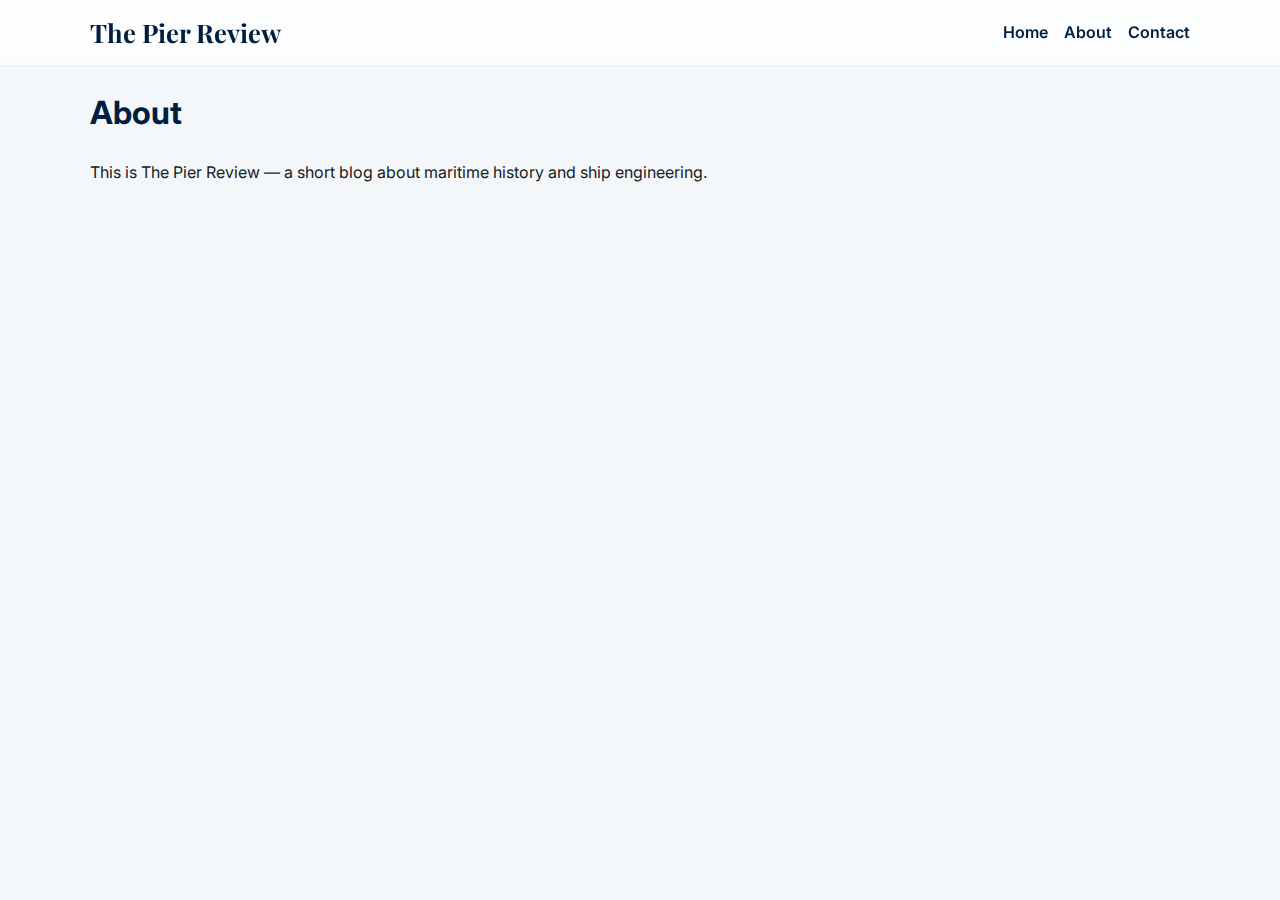
<file: about.html>
<!doctype html>
<html lang="en">
  <head>
    <meta charset="utf-8">
    <meta name="viewport" content="width=device-width,initial-scale=1">
    <title>About — The Pier Review</title>
    <link rel="stylesheet" href="styles.css">
  </head>
  <body>
    <header>
      <div class="site-wrap">
        <div class="brand">
          <a class="logo" href="index.html">The Pier Review</a>
          <nav>
            <ul class="nav">
              <li><a href="index.html">Home</a></li>
              <li><a href="about.html">About</a></li>
              <li><a href="contact.html">Contact</a></li>
            </ul>
          </nav>
        </div>
      </div>
    </header>
    <main>
      <h1 class="post-title">About</h1>
      <p>This is The Pier Review — a short blog about maritime history and ship engineering.</p>
    </main>
  </body>
</html>
</file>
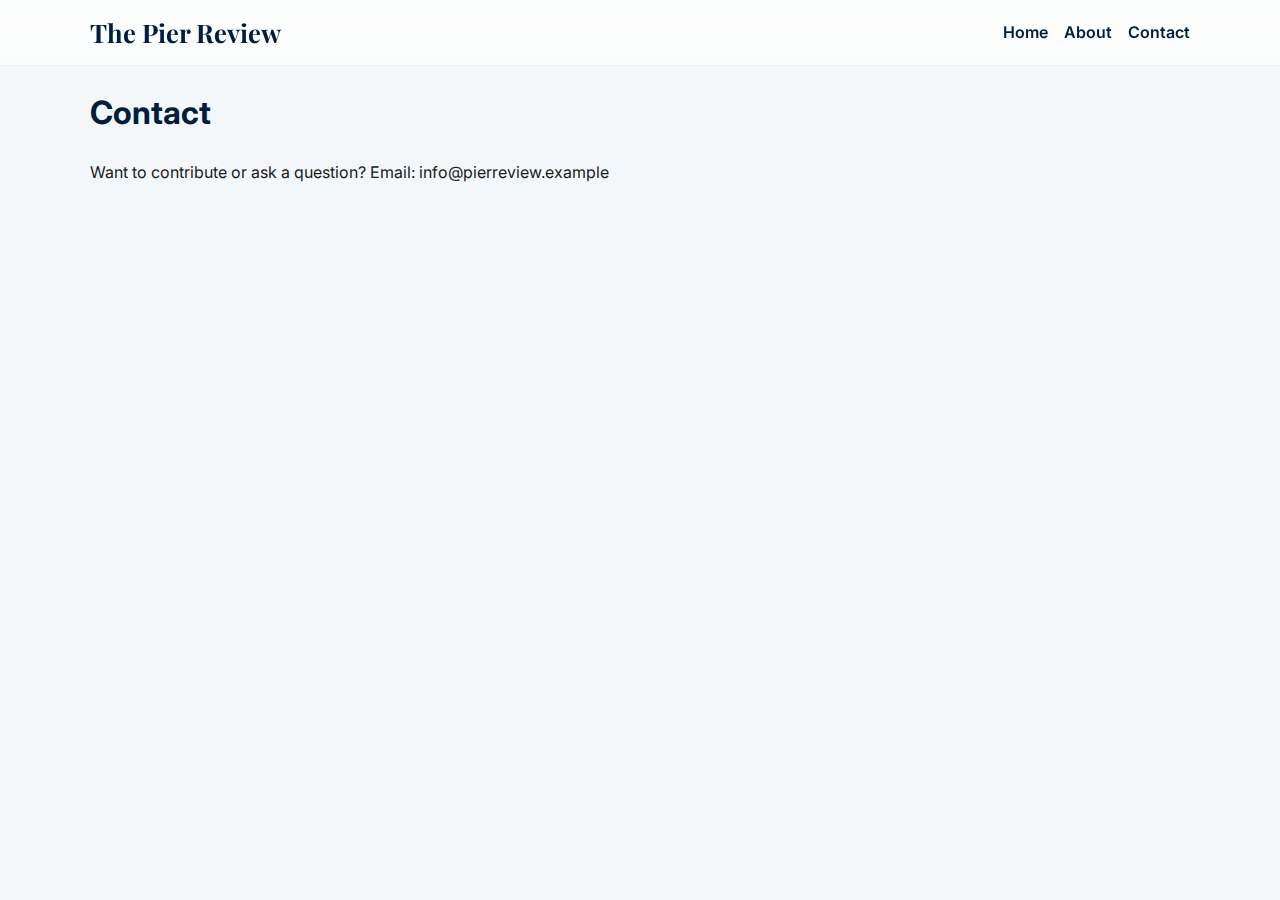
<file: contact.html>
<!doctype html>
<html lang="en">
  <head>
    <meta charset="utf-8">
    <meta name="viewport" content="width=device-width,initial-scale=1">
    <title>Contact — The Pier Review</title>
    <link rel="stylesheet" href="styles.css">
  </head>
  <body>
    <header>
      <div class="site-wrap">
        <div class="brand">
          <a class="logo" href="index.html">The Pier Review</a>
          <nav>
            <ul class="nav">
              <li><a href="index.html">Home</a></li>
              <li><a href="about.html">About</a></li>
              <li><a href="contact.html">Contact</a></li>
            </ul>
          </nav>
        </div>
      </div>
    </header>
    <main>
      <h1 class="post-title">Contact</h1>
      <p>Want to contribute or ask a question? Email: info@pierreview.example</p>
    </main>
  </body>
</html>
</file>
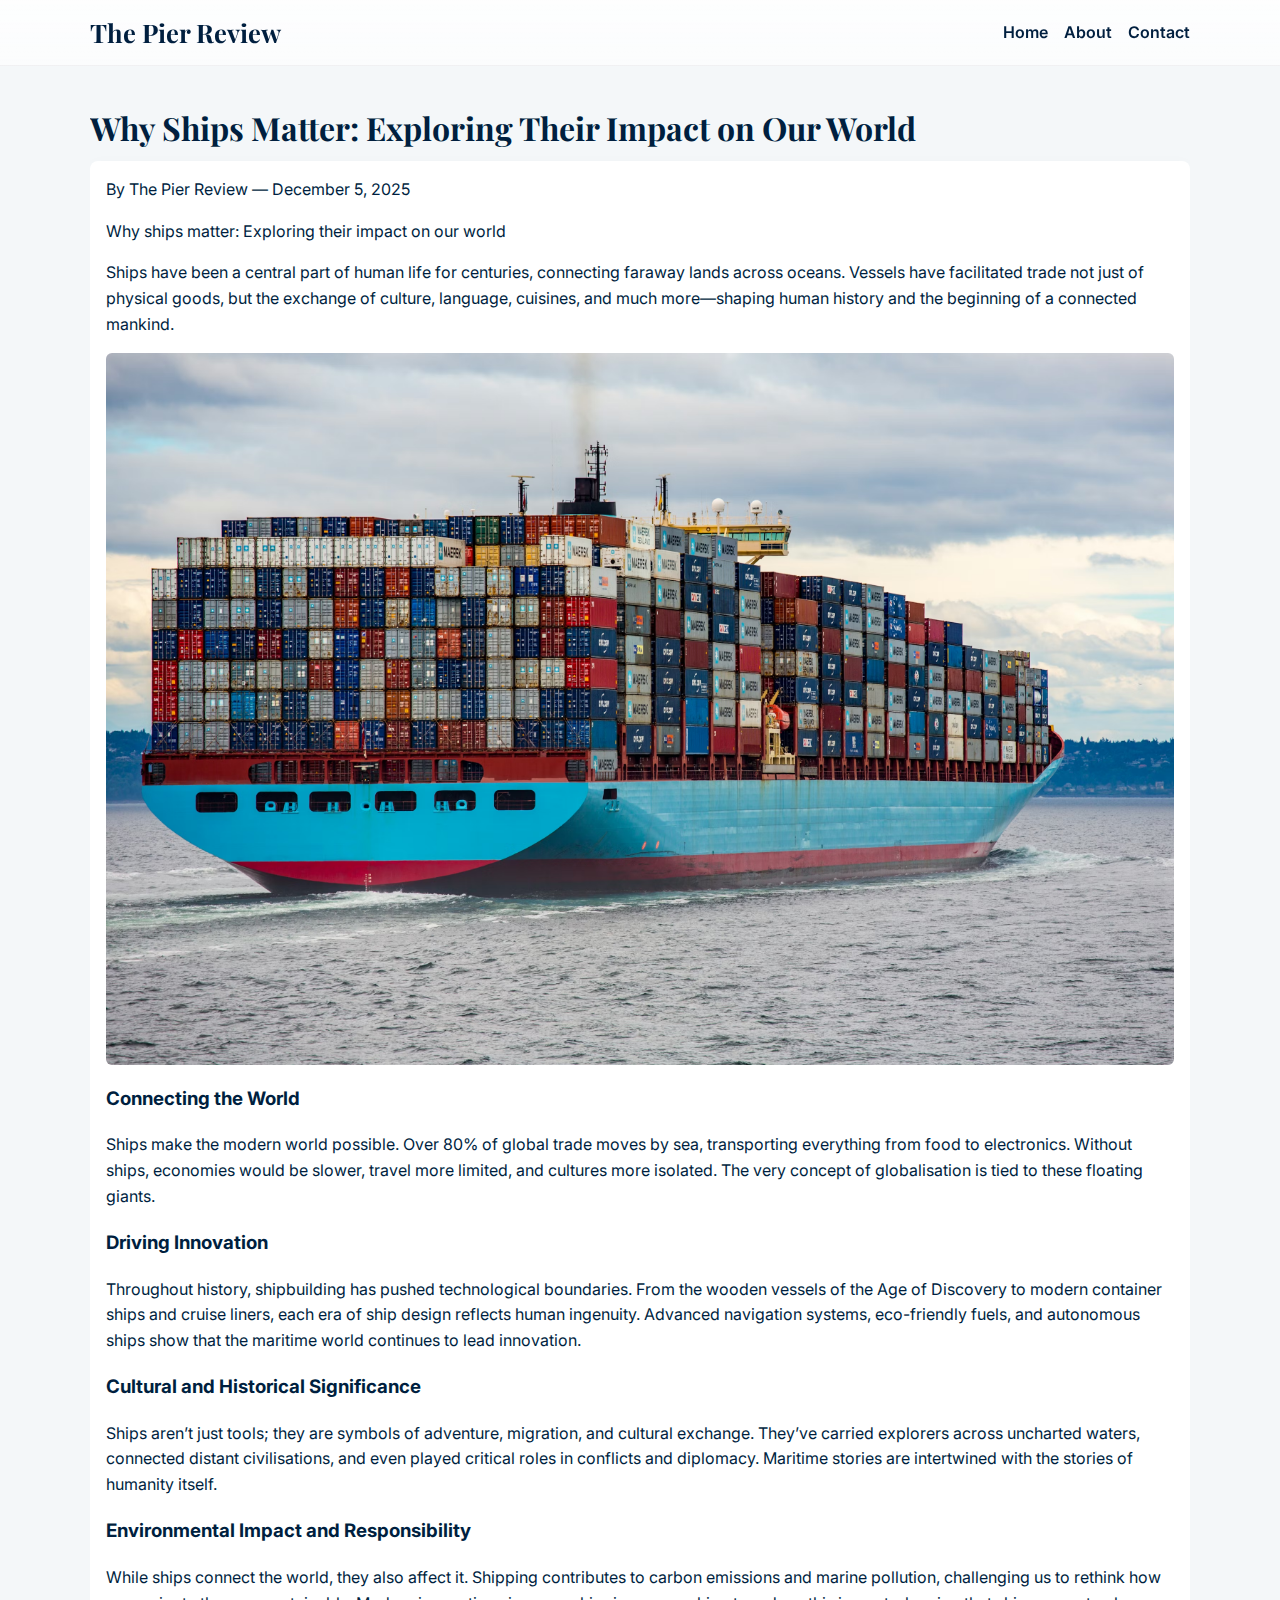
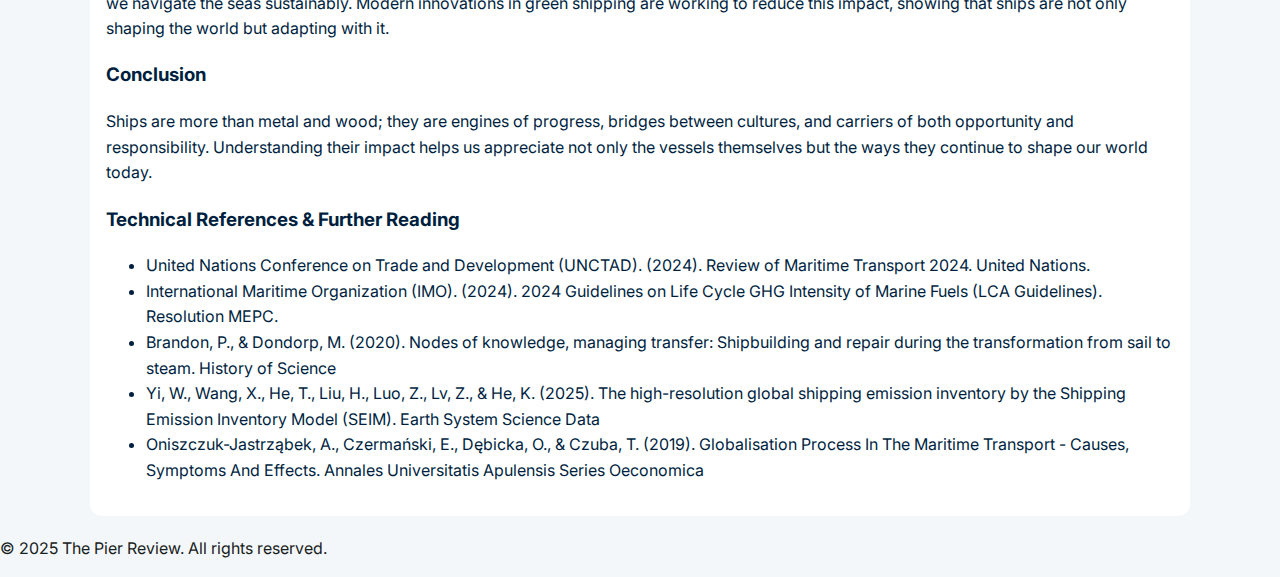
<file: posts/1.html>
<!doctype html>
<html lang="en">
  <head>
    <meta charset="utf-8">
    <meta name="viewport" content="width=device-width,initial-scale=1">
    <title>Why Ships Matter — The Pier Review</title>
    <link rel="stylesheet" href="../styles.css">
  </head>
  <body>
    <header>
      <div class="site-wrap">
        <div class="brand">
          <a class="logo" href="../index.html">The Pier Review</a>
          <nav>
            <ul class="nav">
              <li><a href="../index.html">Home</a></li>
              <li><a href="../about.html">About</a></li>
              <li><a href="../contact.html">Contact</a></li>
            </ul>
          </nav>
        </div>
      </div>
    </header>
    <main>
      <section class="hero post-hero">
        <h2 class="post-title">Why Ships Matter: Exploring Their Impact on Our World</h2>
        <article>
          <p class="meta">By The Pier Review — <time datetime="2025-12-05">December 5, 2025</time></p>
          <p>
            Why ships matter: Exploring their impact on our world
          </p>
          <p>
            Ships have been a central part of human life for centuries, connecting faraway lands across oceans. Vessels have facilitated trade not just of physical goods, but the exchange of culture, language, cuisines, and much more—shaping human history and the beginning of a connected mankind.
          </p>
          <p>
            <img src="cargo ship.avif" alt="Cargo ship" class="post-image">
          </p>
          <h3>Connecting the World</h3>
          <p>
            Ships make the modern world possible. Over 80% of global trade moves by sea, transporting everything from food to electronics. Without ships, economies would be slower, travel more limited, and cultures more isolated. The very concept of globalisation is tied to these floating giants.
          </p>
          <h3>Driving Innovation</h3>
          <p>
            Throughout history, shipbuilding has pushed technological boundaries. From the wooden vessels of the Age of Discovery to modern container ships and cruise liners, each era of ship design reflects human ingenuity. Advanced navigation systems, eco-friendly fuels, and autonomous ships show that the maritime world continues to lead innovation.
          </p>
          <h3>Cultural and Historical Significance</h3>
          <p>
            Ships aren’t just tools; they are symbols of adventure, migration, and cultural exchange. They’ve carried explorers across uncharted waters, connected distant civilisations, and even played critical roles in conflicts and diplomacy. Maritime stories are intertwined with the stories of humanity itself.
          </p>
          <h3>Environmental Impact and Responsibility</h3>
          <p>
            While ships connect the world, they also affect it. Shipping contributes to carbon emissions and marine pollution, challenging us to rethink how we navigate the seas sustainably. Modern innovations in green shipping are working to reduce this impact, showing that ships are not only shaping the world but adapting with it.
          </p>
          <h3>Conclusion</h3>
          <p>
            Ships are more than metal and wood; they are engines of progress, bridges between cultures, and carriers of both opportunity and responsibility. Understanding their impact helps us appreciate not only the vessels themselves but the ways they continue to shape our world today.
          </p>
          <h3>Technical References &amp; Further Reading</h3>
          <ul>
            <li>United Nations Conference on Trade and Development (UNCTAD). (2024). Review of Maritime Transport 2024. United Nations.</li>
            <li>International Maritime Organization (IMO). (2024). 2024 Guidelines on Life Cycle GHG Intensity of Marine Fuels (LCA Guidelines). Resolution MEPC.</li>
            <li>Brandon, P., & Dondorp, M. (2020). Nodes of knowledge, managing transfer: Shipbuilding and repair during the transformation from sail to steam. History of Science</li>
            <li>Yi, W., Wang, X., He, T., Liu, H., Luo, Z., Lv, Z., & He, K. (2025). The high-resolution global shipping emission inventory by the Shipping Emission Inventory Model (SEIM). Earth System Science Data</li>
            <li>Oniszczuk-Jastrząbek, A., Czermański, E., Dębicka, O., & Czuba, T. (2019). Globalisation Process In The Maritime Transport - Causes, Symptoms And Effects. Annales Universitatis Apulensis Series Oeconomica</li>
          </ul>
        </article>
      </section>
    </main>
    <footer>
      <p>&copy; 2025 The Pier Review. All rights reserved.</p>
    </footer>
  </body>
</html>
</file>
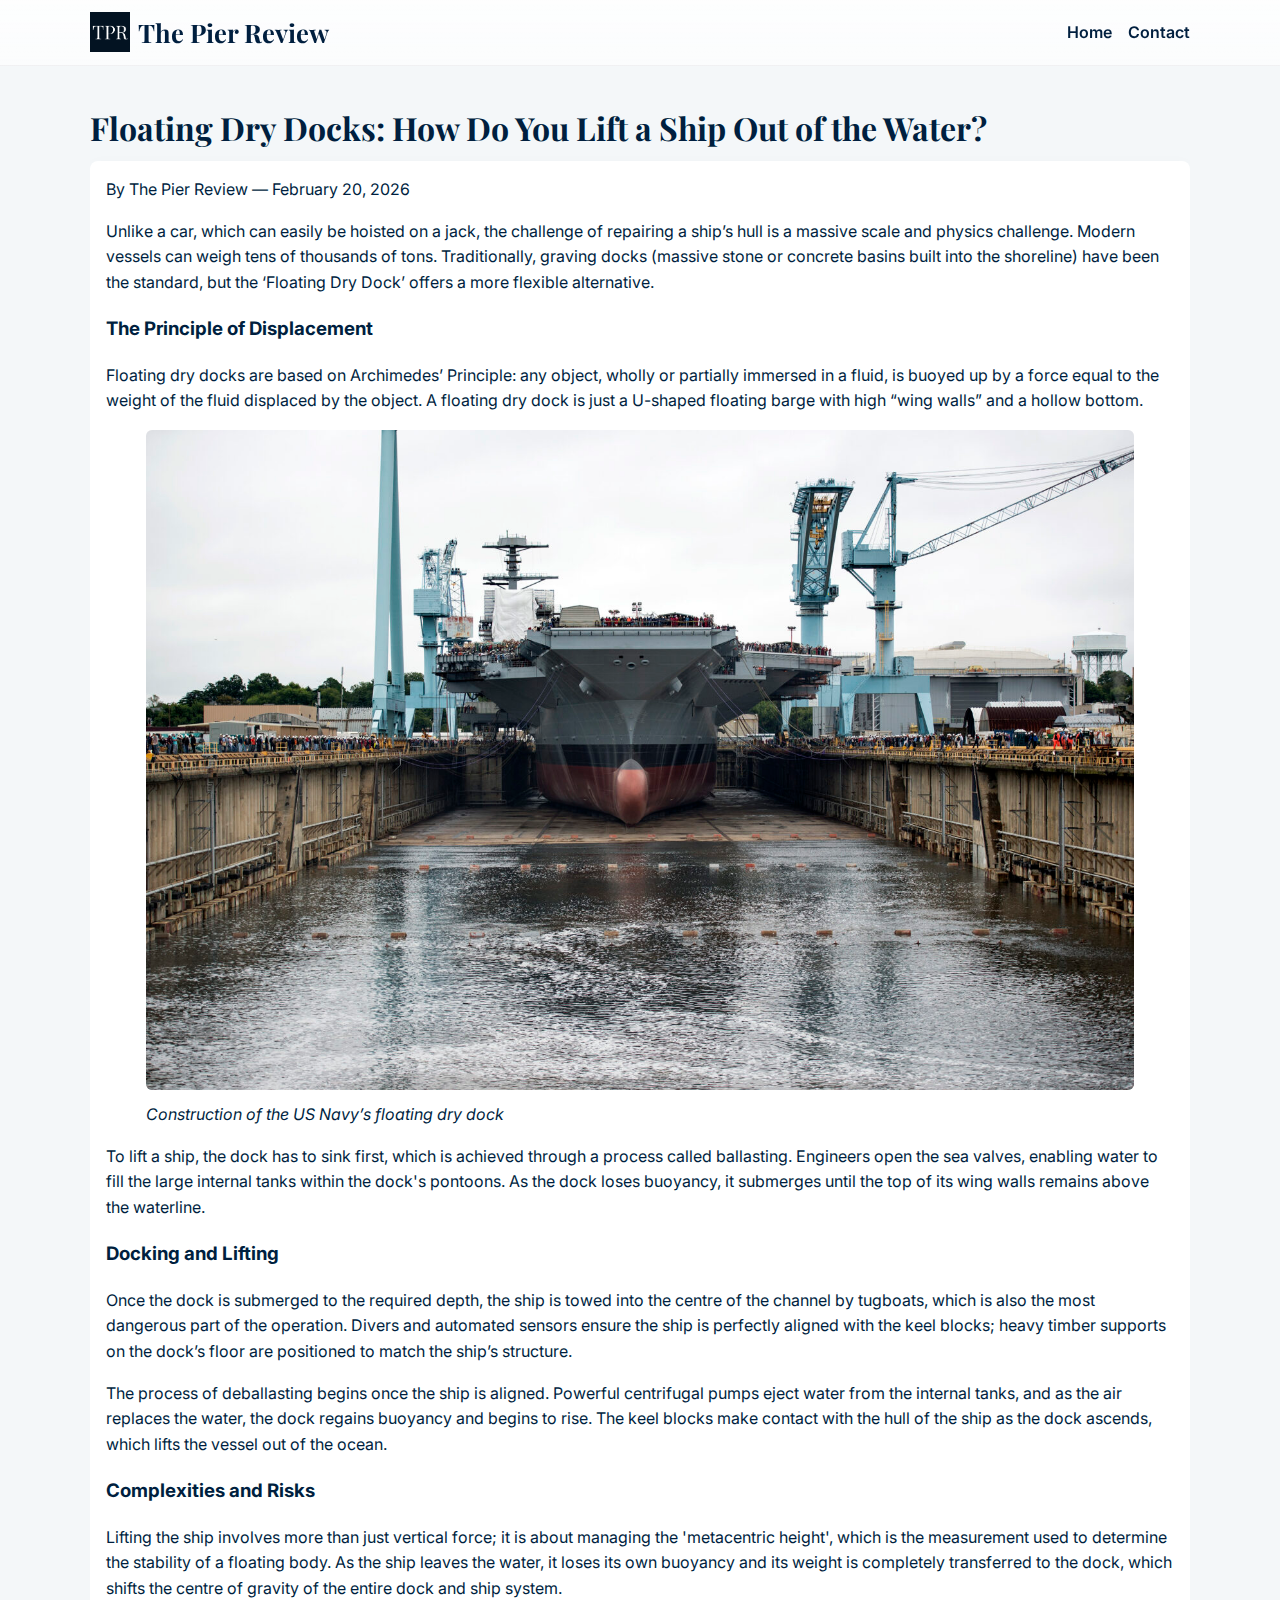
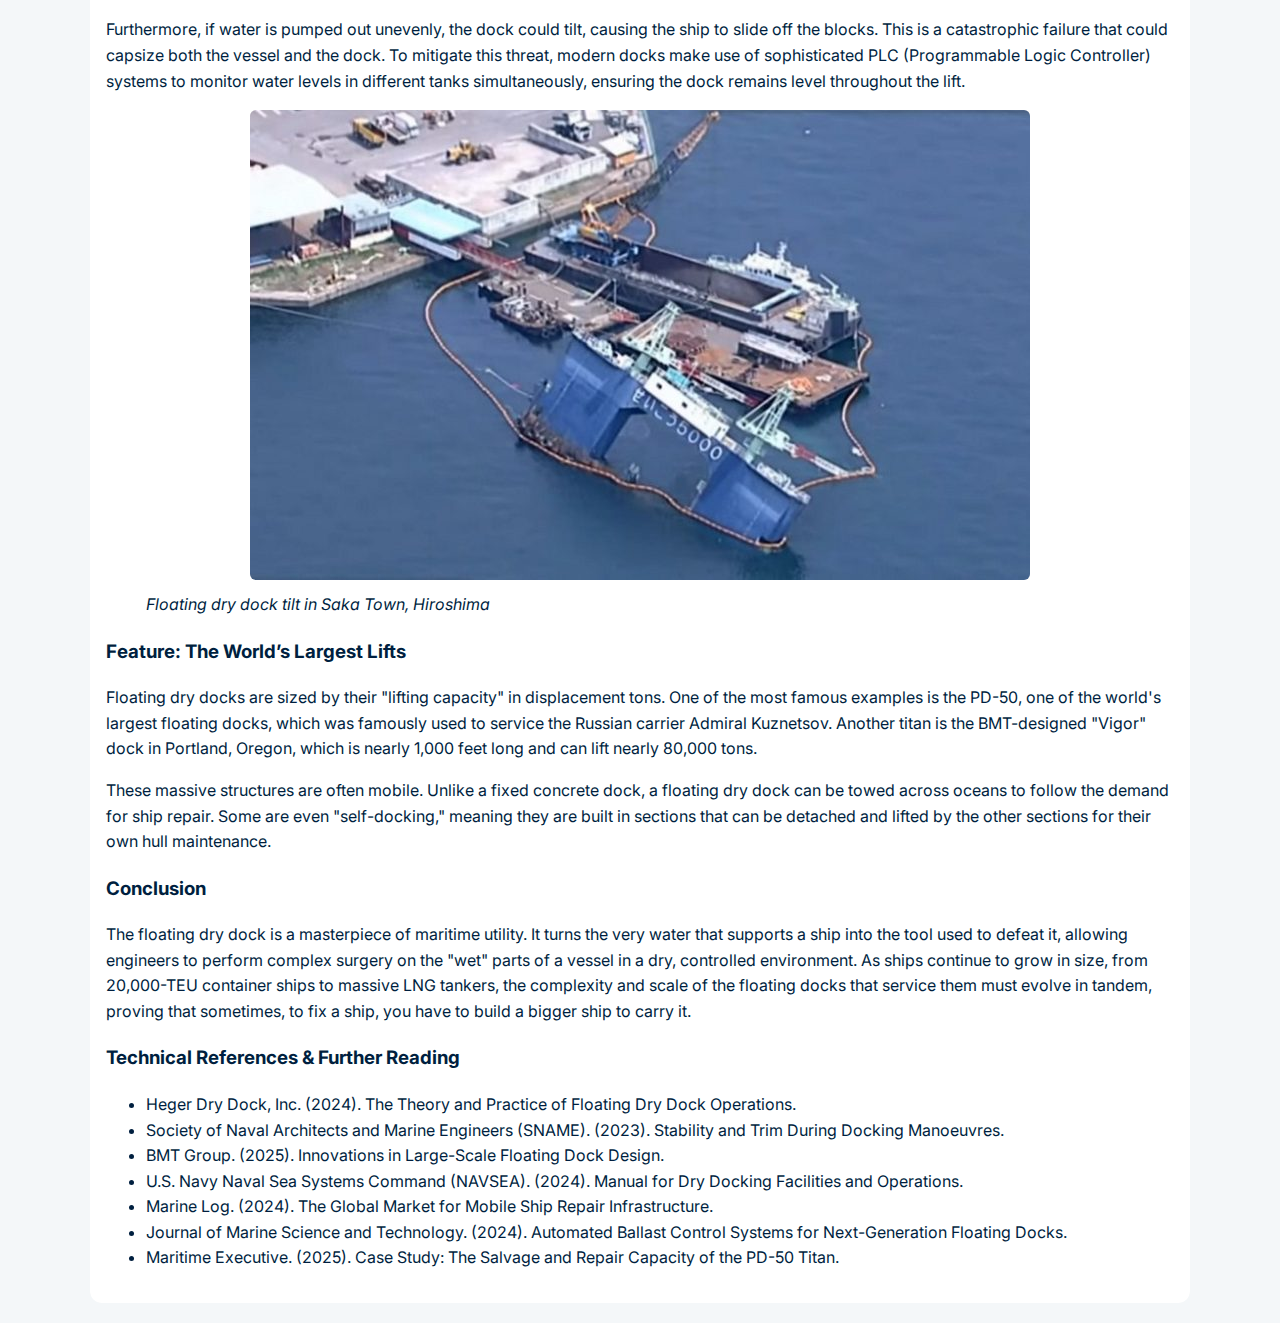
<file: posts/10.html>
<!doctype html>
<html lang="en">
  <head>
    <meta charset="utf-8">
    <meta name="viewport" content="width=device-width,initial-scale=1">
    <title>Floating Dry Docks: How Do You Lift a Ship Out of the Water? — The Pier Review</title>
    <link rel="stylesheet" href="../styles.css">
  </head>
  <body>
    <header>
      <div class="site-wrap">
        <div class="brand">
          <a class="logo" href="../index.html"><img src="../TPR.png" alt="The Pier Review" class="logo-icon"> The Pier Review</a>
          <nav>
            <ul class="nav">
              <li><a href="../index.html">Home</a></li>
              <li><a href="../contact.html">Contact</a></li>
            </ul>
          </nav>
        </div>
      </div>
    </header>
    <main>
      <section class="hero post-hero">
        <h2 class="post-title">Floating Dry Docks: How Do You Lift a Ship Out of the Water?</h2>
        <article>
          <p class="meta">By The Pier Review — <time datetime="2026-02-20">February 20, 2026</time></p>

          <p>Unlike a car, which can easily be hoisted on a jack, the challenge of repairing a ship’s hull is a massive scale and physics challenge. Modern vessels can weigh tens of thousands of tons. Traditionally, graving docks (massive stone or concrete basins built into the shoreline) have been the standard, but the ‘Floating Dry Dock’ offers a more flexible alternative.</p>

          <h3>The Principle of Displacement</h3>
          <p>Floating dry docks are based on Archimedes’ Principle: any object, wholly or partially immersed in a fluid, is buoyed up by a force equal to the weight of the fluid displaced by the object. A floating dry dock is just a U-shaped floating barge with high “wing walls” and a hollow bottom.</p>

          <figure>
            <img src="../posts/9/Construction of US Navy’s Next Floating Dry Dock.jpg" alt="Construction of the US Navy’s floating dry dock" class="post-image">
            <figcaption><em>Construction of the US Navy’s floating dry dock</em></figcaption>
          </figure>

          <p>To lift a ship, the dock has to sink first, which is achieved through a process called ballasting. Engineers open the sea valves, enabling water to fill the large internal tanks within the dock's pontoons. As the dock loses buoyancy, it submerges until the top of its wing walls remains above the waterline.</p>

          <h3>Docking and Lifting</h3>
          <p>Once the dock is submerged to the required depth, the ship is towed into the centre of the channel by tugboats, which is also the most dangerous part of the operation. Divers and automated sensors ensure the ship is perfectly aligned with the keel blocks; heavy timber supports on the dock’s floor are positioned to match the ship’s structure.</p>

          <p>The process of deballasting begins once the ship is aligned. Powerful centrifugal pumps eject water from the internal tanks, and as the air replaces the water, the dock regains buoyancy and begins to rise. The keel blocks make contact with the hull of the ship as the dock ascends, which lifts the vessel out of the ocean.</p>

          <h3>Complexities and Risks</h3>
          <p>Lifting the ship involves more than just vertical force; it is about managing the 'metacentric height', which is the measurement used to determine the stability of a floating body. As the ship leaves the water, it loses its own buoyancy and its weight is completely transferred to the dock, which shifts the centre of gravity of the entire dock and ship system.</p>

          <p>Furthermore, if water is pumped out unevenly, the dock could tilt, causing the ship to slide off the blocks. This is a catastrophic failure that could capsize both the vessel and the dock. To mitigate this threat, modern docks make use of sophisticated PLC (Programmable Logic Controller) systems to monitor water levels in different tanks simultaneously, ensuring the dock remains level throughout the lift.</p>

          <figure>
            <img src="../posts/9/An image of a floating dry dock tilt in Saka Town, Hiroshima.jpg" alt="Floating dry dock tilt in Saka Town, Hiroshima" class="post-image">
            <figcaption><em>Floating dry dock tilt in Saka Town, Hiroshima</em></figcaption>
          </figure>

          <h3>Feature: The World’s Largest Lifts</h3>
          <p>Floating dry docks are sized by their "lifting capacity" in displacement tons. One of the most famous examples is the PD-50, one of the world's largest floating docks, which was famously used to service the Russian carrier Admiral Kuznetsov. Another titan is the BMT-designed "Vigor" dock in Portland, Oregon, which is nearly 1,000 feet long and can lift nearly 80,000 tons.</p>

          <p>These massive structures are often mobile. Unlike a fixed concrete dock, a floating dry dock can be towed across oceans to follow the demand for ship repair. Some are even "self-docking," meaning they are built in sections that can be detached and lifted by the other sections for their own hull maintenance.</p>

          <h3>Conclusion</h3>
          <p>The floating dry dock is a masterpiece of maritime utility. It turns the very water that supports a ship into the tool used to defeat it, allowing engineers to perform complex surgery on the "wet" parts of a vessel in a dry, controlled environment. As ships continue to grow in size, from 20,000-TEU container ships to massive LNG tankers, the complexity and scale of the floating docks that service them must evolve in tandem, proving that sometimes, to fix a ship, you have to build a bigger ship to carry it.</p>

          <h3>Technical References & Further Reading</h3>
          <ul>
            <li>Heger Dry Dock, Inc. (2024). The Theory and Practice of Floating Dry Dock Operations.</li>
            <li>Society of Naval Architects and Marine Engineers (SNAME). (2023). Stability and Trim During Docking Manoeuvres.</li>
            <li>BMT Group. (2025). Innovations in Large-Scale Floating Dock Design.</li>
            <li>U.S. Navy Naval Sea Systems Command (NAVSEA). (2024). Manual for Dry Docking Facilities and Operations.</li>
            <li>Marine Log. (2024). The Global Market for Mobile Ship Repair Infrastructure.</li>
            <li>Journal of Marine Science and Technology. (2024). Automated Ballast Control Systems for Next-Generation Floating Docks.</li>
            <li>Maritime Executive. (2025). Case Study: The Salvage and Repair Capacity of the PD-50 Titan.</li>
          </ul>
        </article>
      </section>
    </main>
  </body>
</html>
</file>
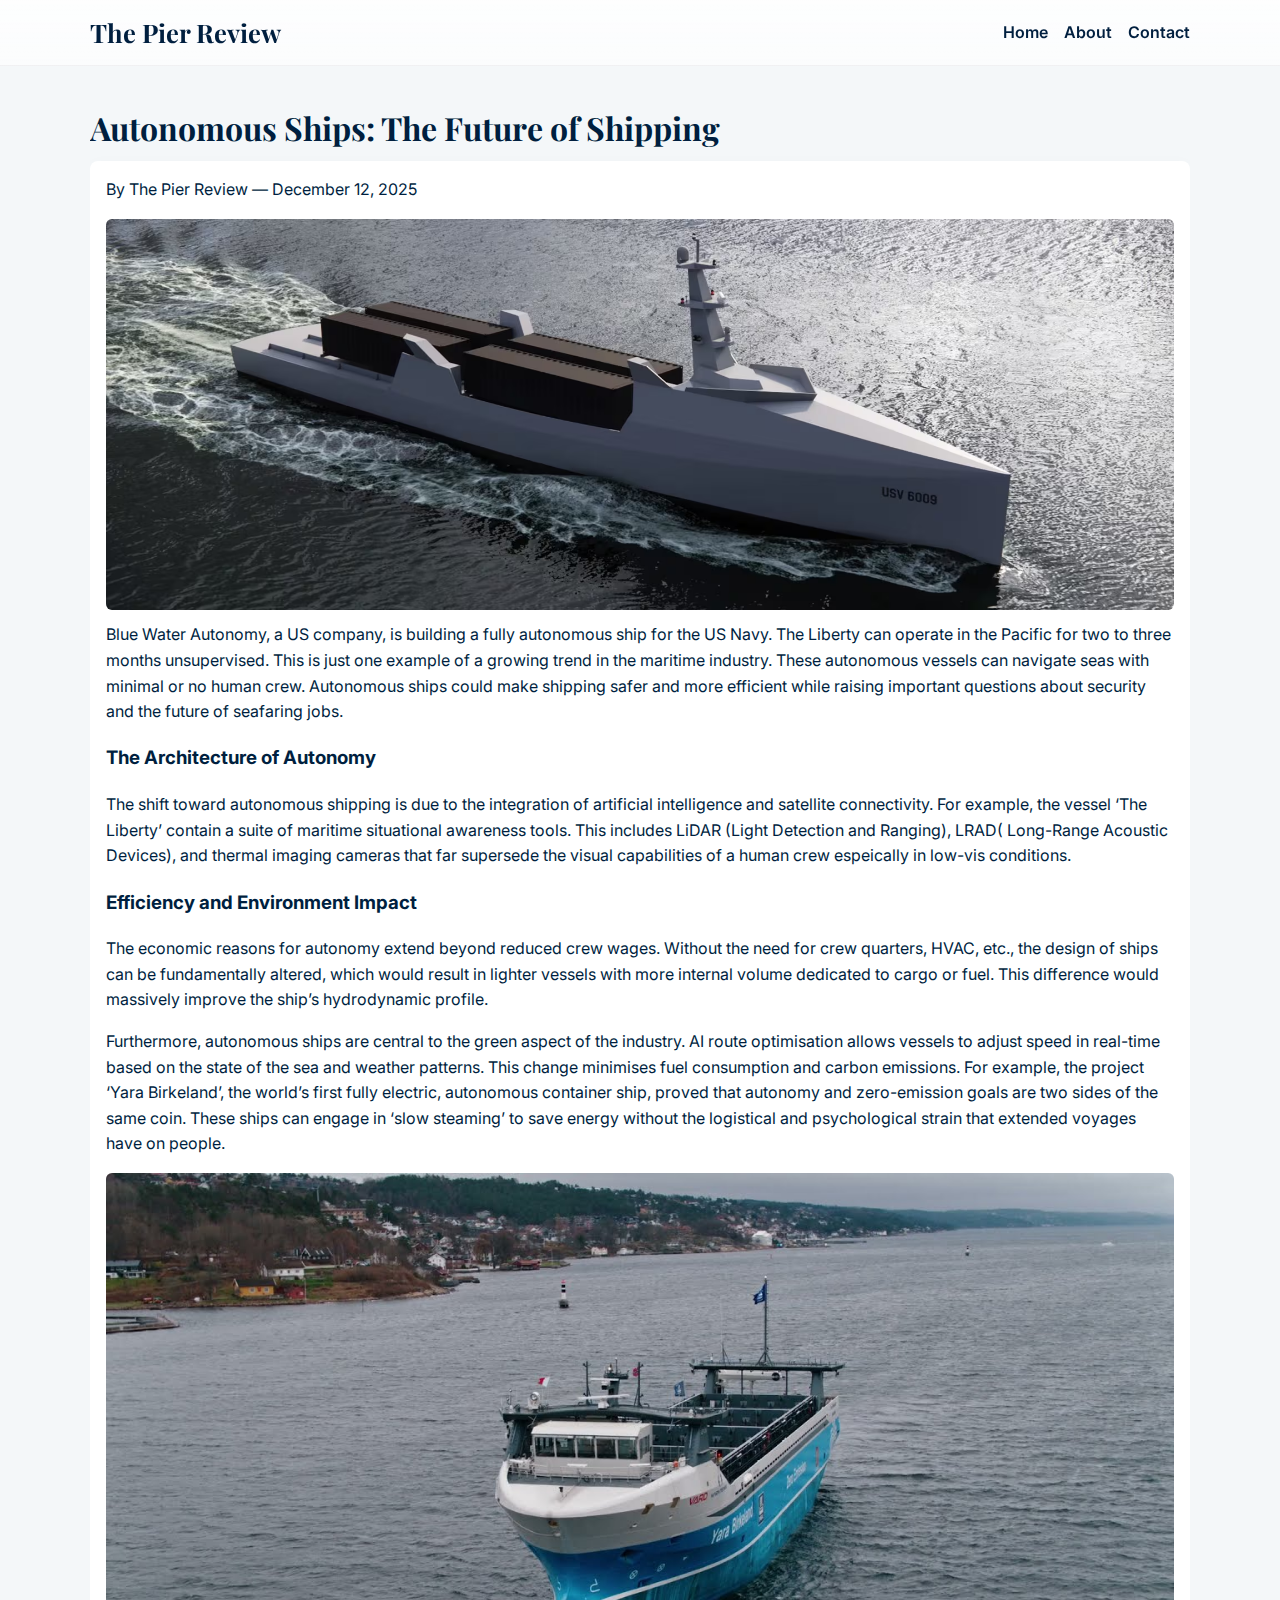
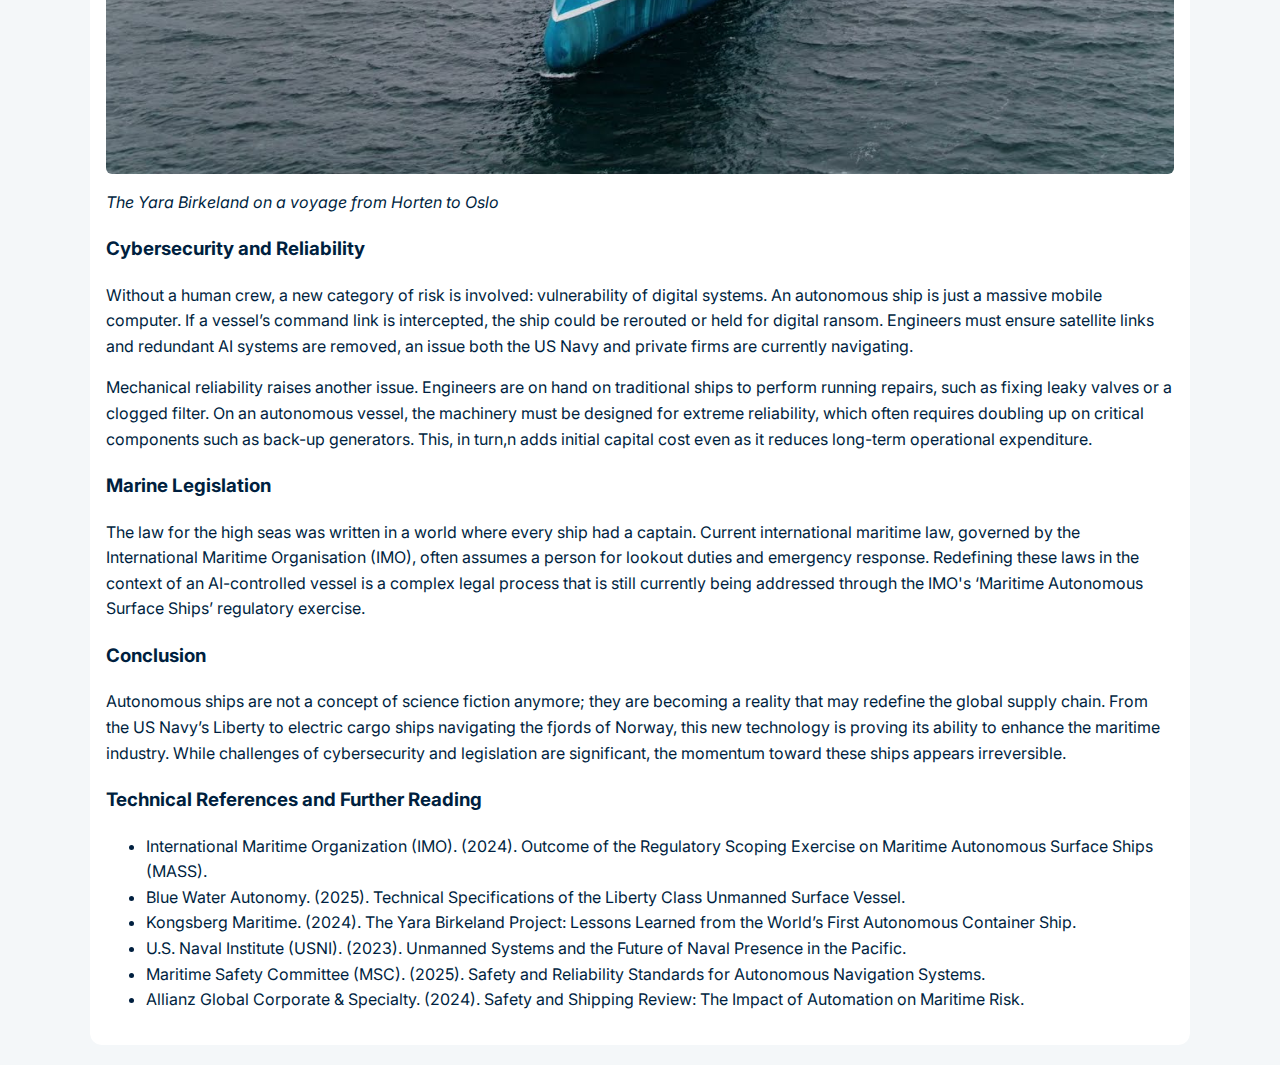
<file: posts/2.html>
<!doctype html>
<html lang="en">
  <head>
    <meta charset="utf-8">
    <meta name="viewport" content="width=device-width,initial-scale=1">
    <title>Autonomous Ships: The Future of Shipping — The Pier Review</title>
    <link rel="stylesheet" href="../styles.css">
  </head>
  <body>
    <header>
      <div class="site-wrap">
        <div class="brand">
          <a class="logo" href="../index.html">The Pier Review</a>
          <nav>
            <ul class="nav">
              <li><a href="../index.html">Home</a></li>
              <li><a href="../about.html">About</a></li>
              <li><a href="../contact.html">Contact</a></li>
            </ul>
          </nav>
        </div>
      </div>
    </header>
    <main>
      <section class="hero post-hero">
        <h2 class="post-title">Autonomous Ships: The Future of Shipping</h2>
        <article>
          <p class="meta">By The Pier Review — <time datetime="2025-12-12">December 12, 2025</time></p>
          <img class="post-image" src="dec%2012/auto%20ship.avif" alt="Autonomous Ships cover">
          <p>
            Blue Water Autonomy, a US company, is building a fully autonomous ship for the US Navy. The Liberty can operate in the Pacific for two to three months unsupervised. This is just one example of a growing trend in the maritime industry. These autonomous vessels can navigate seas with minimal or no human crew. Autonomous ships could make shipping safer and more efficient while raising important questions about security and the future of seafaring jobs.
          </p>
          <h3>The Architecture of Autonomy</h3>
          <p>
            The shift toward autonomous shipping is due to the integration of artificial intelligence and satellite connectivity. For example, the vessel ‘The Liberty’ contain a suite of maritime situational awareness tools. This includes LiDAR (Light Detection and Ranging), LRAD( Long-Range Acoustic Devices), and thermal imaging cameras that far supersede the visual capabilities of a human crew espeically in low-vis conditions.
          </p>
          <h3>Efficiency and Environment Impact</h3>
          <p>
            The economic reasons for autonomy extend beyond reduced crew wages. Without the need for crew quarters, HVAC, etc., the design of ships can be fundamentally altered, which would result in lighter vessels with more internal volume dedicated to cargo or fuel. This difference would massively improve the ship’s hydrodynamic profile.
          </p>
          <p>
            Furthermore, autonomous ships are central to the green aspect of the industry. AI route optimisation allows vessels to adjust speed in real-time based on the state of the sea and weather patterns. This change minimises fuel consumption and carbon emissions. For example, the project ‘Yara Birkeland’, the world’s first fully electric, autonomous container ship, proved that autonomy and zero-emission goals are two sides of the same coin. These ships can engage in ‘slow steaming’ to save energy without the logistical and psychological strain that extended voyages have on people.
          </p>
          <p>
            <img src="dec%2012/The%20Yara%20Birkeland%27s%20on%20a%20voyage%20from%20horten%20to%20oslo.jpg" alt="The Yara Birkeland" class="post-image">
          </p>
          <p><em>The Yara Birkeland on a voyage from Horten to Oslo</em></p>
          <h3>Cybersecurity and Reliability</h3>
          <p>
            Without a human crew, a new category of risk is involved: vulnerability of digital systems. An autonomous ship is just a massive mobile computer. If a vessel’s command link is intercepted, the ship could be rerouted or held for digital ransom. Engineers must ensure satellite links and redundant AI systems are removed, an issue both the US Navy and private firms are currently navigating.
          </p>
          <p>
            Mechanical reliability raises another issue. Engineers are on hand on traditional ships to perform running repairs, such as fixing leaky valves or a clogged filter. On an autonomous vessel, the machinery must be designed for extreme reliability, which often requires doubling up on critical components such as back-up generators. This, in turn,n adds initial capital cost even as it reduces long-term operational expenditure.
          </p>
          <h3>Marine Legislation</h3>
          <p>
            The law for the high seas was written in a world where every ship had a captain. Current international maritime law, governed by the International Maritime Organisation (IMO), often assumes a person for lookout duties and emergency response. Redefining these laws in the context of an AI-controlled vessel is a complex legal process that is still currently being addressed through the IMO's ‘Maritime Autonomous Surface Ships’ regulatory exercise.
          </p>
          <h3>Conclusion</h3>
          <p>
            Autonomous ships are not a concept of science fiction anymore; they are becoming a reality that may redefine the global supply chain. From the US Navy’s Liberty to electric cargo ships navigating the fjords of Norway, this new technology is proving its ability to enhance the maritime industry. While challenges of cybersecurity and legislation are significant, the momentum toward these ships appears irreversible.
          </p>
          <h3>Technical References and Further Reading</h3>
          <ul>
            <li>International Maritime Organization (IMO). (2024). Outcome of the Regulatory Scoping Exercise on Maritime Autonomous Surface Ships (MASS).</li>
            <li>Blue Water Autonomy. (2025). Technical Specifications of the Liberty Class Unmanned Surface Vessel.</li>
            <li>Kongsberg Maritime. (2024). The Yara Birkeland Project: Lessons Learned from the World’s First Autonomous Container Ship.</li>
            <li>U.S. Naval Institute (USNI). (2023). Unmanned Systems and the Future of Naval Presence in the Pacific.</li>
            <li>Maritime Safety Committee (MSC). (2025). Safety and Reliability Standards for Autonomous Navigation Systems.</li>
            <li>Allianz Global Corporate &amp; Specialty. (2024). Safety and Shipping Review: The Impact of Automation on Maritime Risk.</li>
          </ul>
        </article>
      </section>
    </main>
  </body>
</html>
</file>
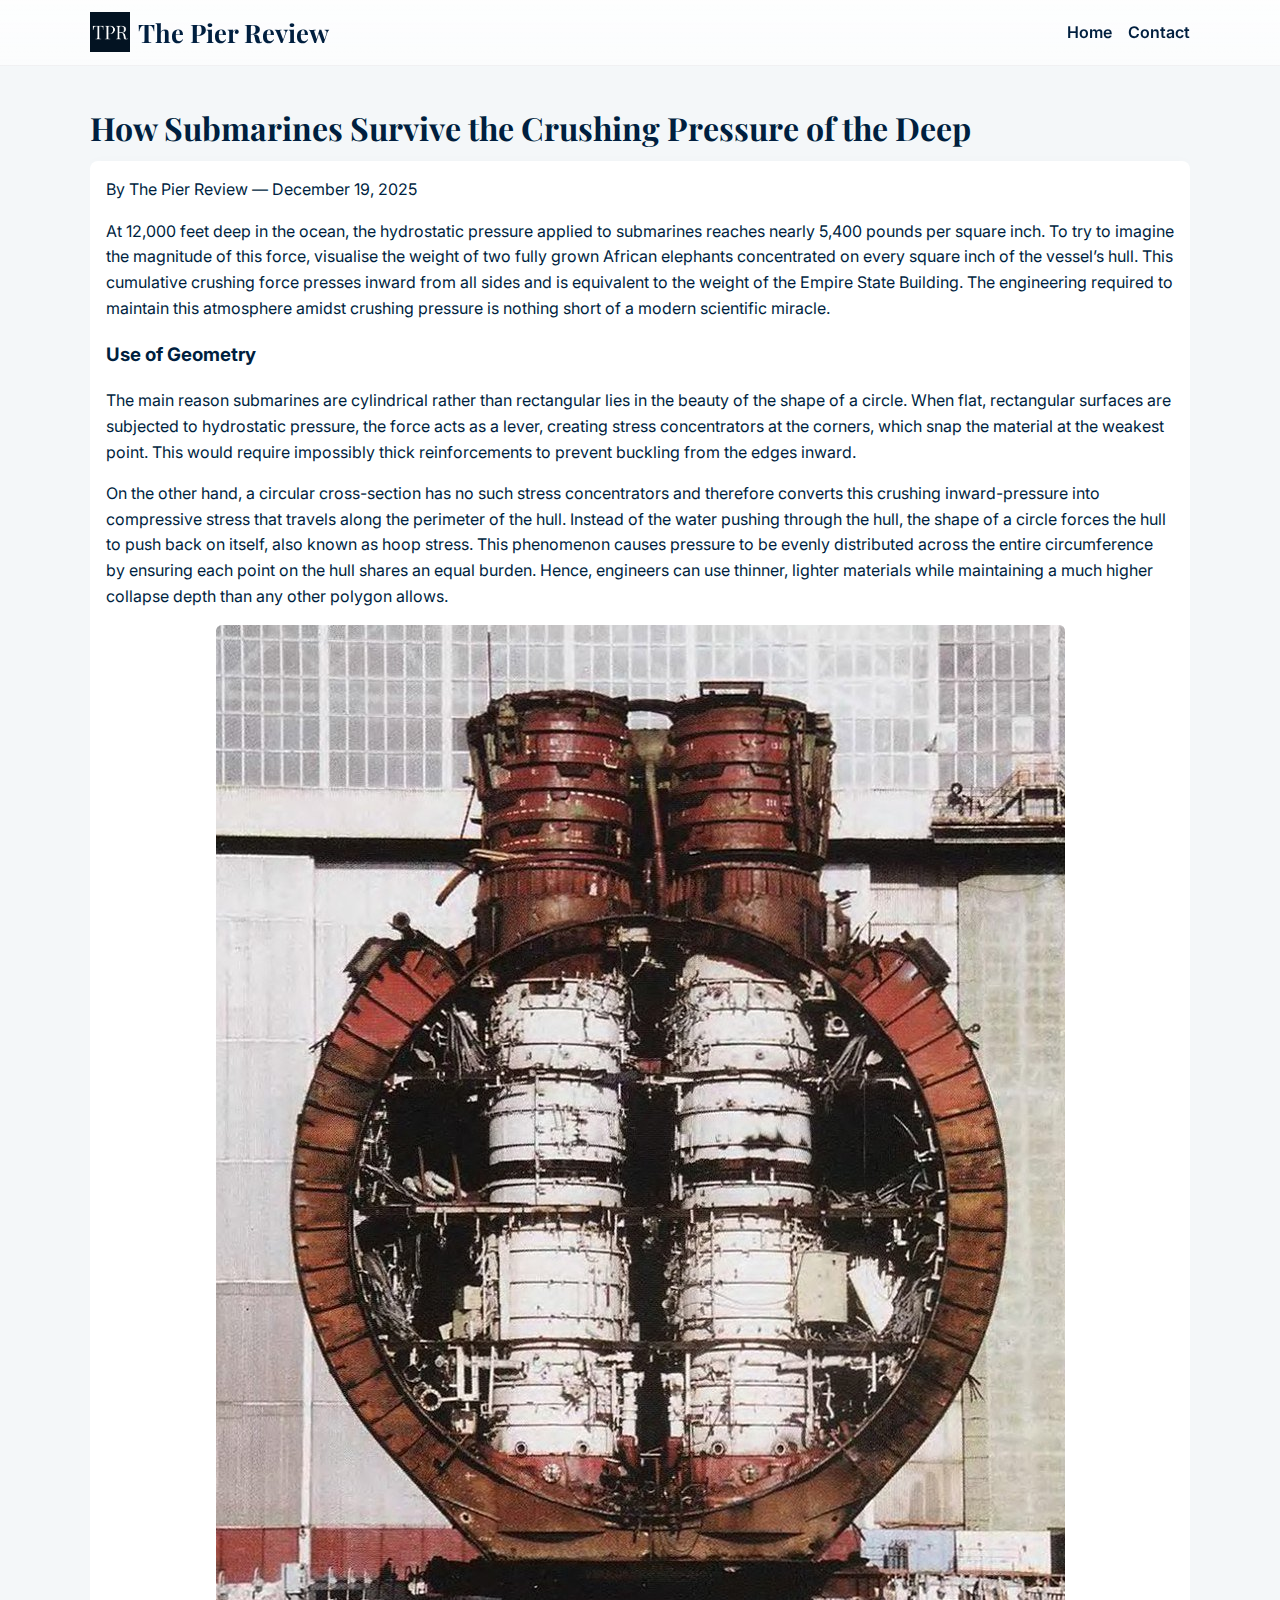
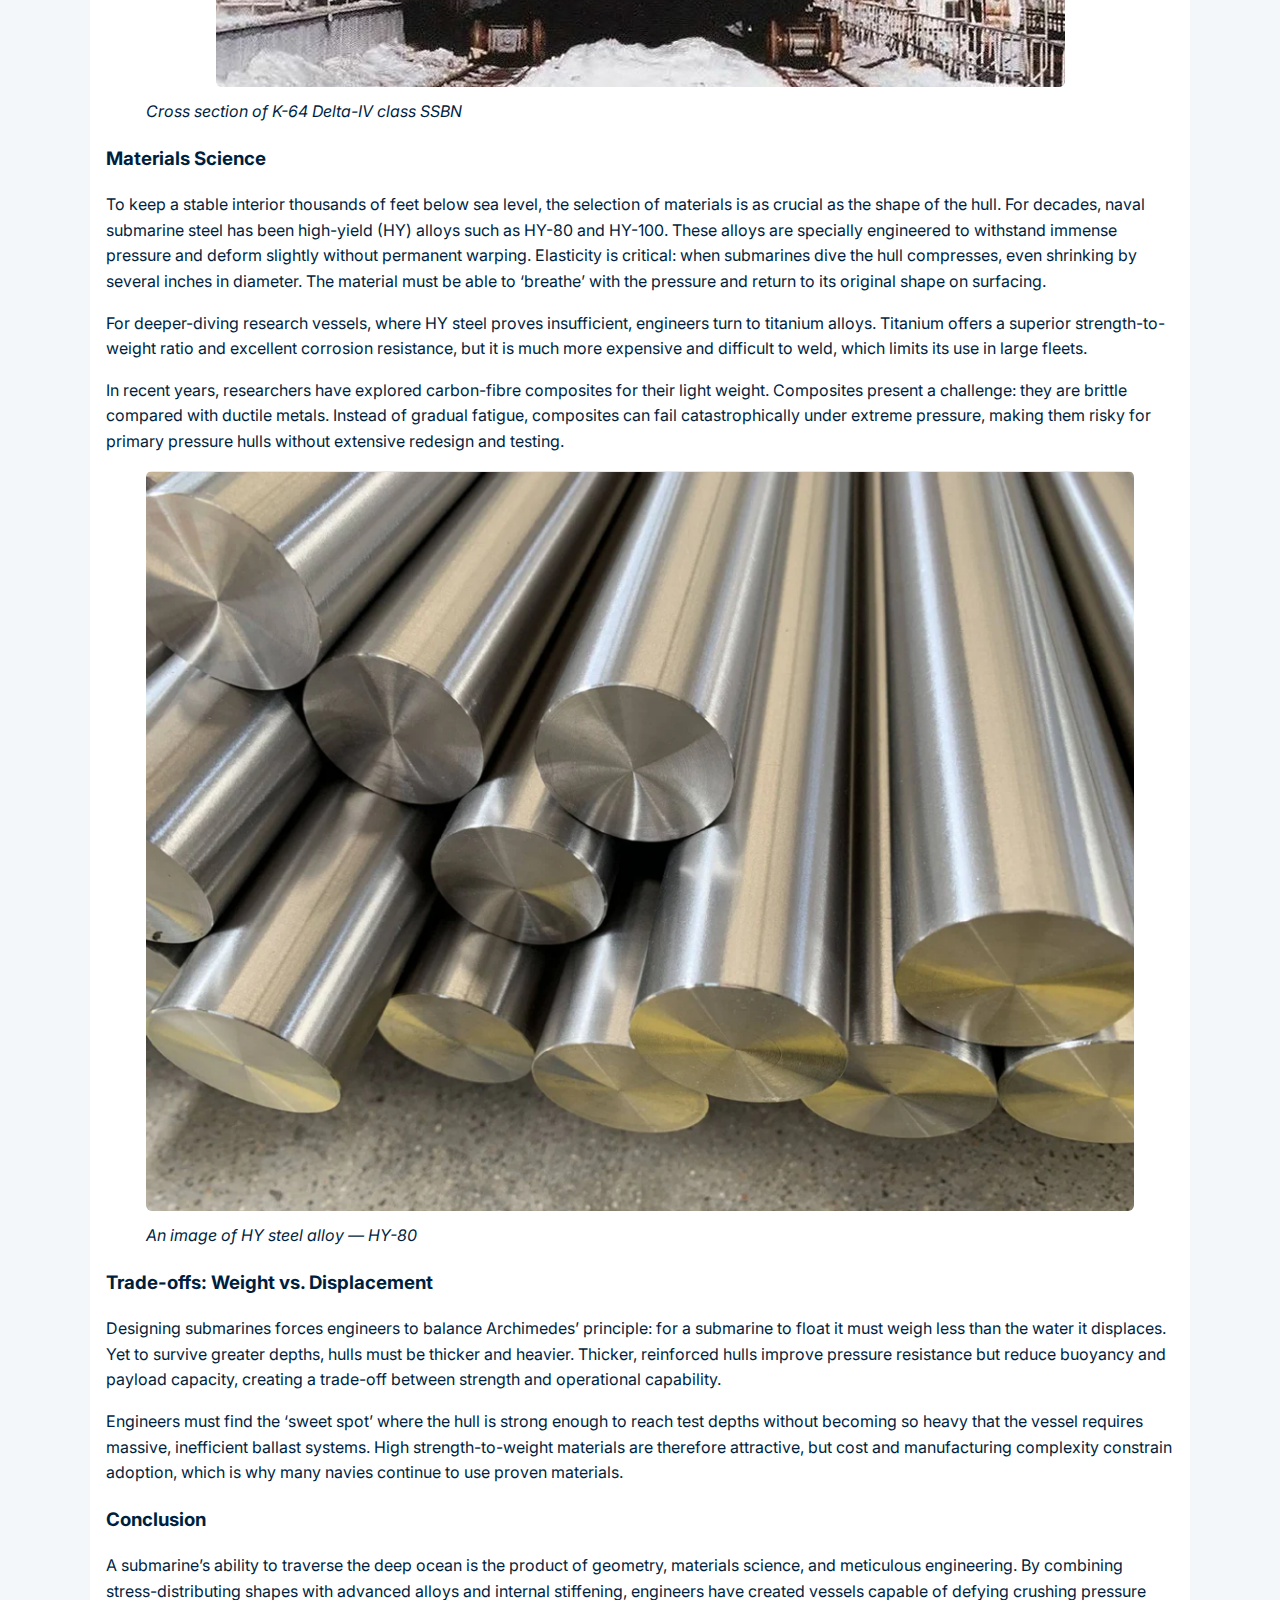
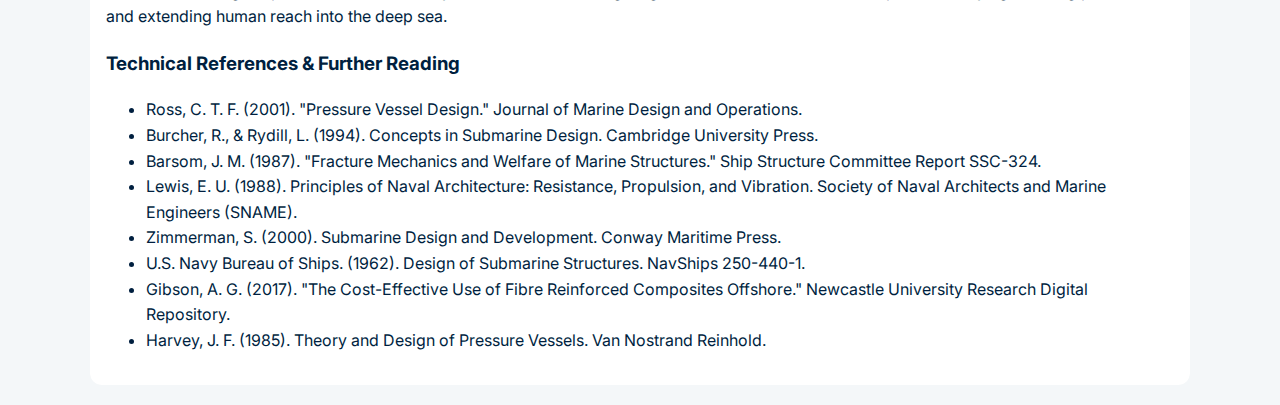
<file: posts/3.html>
<!doctype html>
<html lang="en">
  <head>
    <meta charset="utf-8">
    <meta name="viewport" content="width=device-width,initial-scale=1">
    <title>How Submarines Survive the Crushing Pressure of the Deep — The Pier Review</title>
    <link rel="stylesheet" href="../styles.css">
  </head>
  <body>
    <header>
      <div class="site-wrap">
        <div class="brand">
          <a class="logo" href="../index.html"><img src="../TPR.png" alt="The Pier Review" class="logo-icon"> The Pier Review</a>
          <nav>
            <ul class="nav">
              <li><a href="../index.html">Home</a></li>
              <li><a href="../contact.html">Contact</a></li>
            </ul>
          </nav>
        </div>
      </div>
    </header>
    <main>
      <section class="hero post-hero">
        <h2 class="post-title">How Submarines Survive the Crushing Pressure of the Deep</h2>
        <article>
          <p class="meta">By The Pier Review — <time datetime="2025-12-19">December 19, 2025</time></p>

          <p>
            At 12,000 feet deep in the ocean, the hydrostatic pressure applied to submarines reaches nearly 5,400 pounds per square inch. To try to imagine the magnitude of this force, visualise the weight of two fully grown African elephants concentrated on every square inch of the vessel’s hull. This cumulative crushing force presses inward from all sides and is equivalent to the weight of the Empire State Building. The engineering required to maintain this atmosphere amidst crushing pressure is nothing short of a modern scientific miracle.
          </p>

          <h3>Use of Geometry</h3>
          <p>
            The main reason submarines are cylindrical rather than rectangular lies in the beauty of the shape of a circle. When flat, rectangular surfaces are subjected to hydrostatic pressure, the force acts as a lever, creating stress concentrators at the corners, which snap the material at the weakest point. This would require impossibly thick reinforcements to prevent buckling from the edges inward.
          </p>
          <p>
            On the other hand, a circular cross-section has no such stress concentrators and therefore converts this crushing inward-pressure into compressive stress that travels along the perimeter of the hull. Instead of the water pushing through the hull, the shape of a circle forces the hull to push back on itself, also known as hoop stress. This phenomenon causes pressure to be evenly distributed across the entire circumference by ensuring each point on the hull shares an equal burden. Hence, engineers can use thinner, lighter materials while maintaining a much higher collapse depth than any other polygon allows.
          </p>
          </p>
          <figure>
            <img src="3/cross%20section%20of%20K-64%20Delta-IV%20class%20SSBN.jpg" alt="Cross section of K-64 Delta-IV class SSBN" class="post-image">
            <figcaption><em>Cross section of K-64 Delta-IV class SSBN</em></figcaption>
          </figure>

          <h3>Materials Science</h3>
          <p>
            To keep a stable interior thousands of feet below sea level, the selection of materials is as crucial as the shape of the hull. For decades, naval submarine steel has been high-yield (HY) alloys such as HY-80 and HY-100. These alloys are specially engineered to withstand immense pressure and deform slightly without permanent warping. Elasticity is critical: when submarines dive the hull compresses, even shrinking by several inches in diameter. The material must be able to ‘breathe’ with the pressure and return to its original shape on surfacing.
          </p>
          <p>
            For deeper-diving research vessels, where HY steel proves insufficient, engineers turn to titanium alloys. Titanium offers a superior strength-to-weight ratio and excellent corrosion resistance, but it is much more expensive and difficult to weld, which limits its use in large fleets.
          </p>
          <p>
            In recent years, researchers have explored carbon-fibre composites for their light weight. Composites present a challenge: they are brittle compared with ductile metals. Instead of gradual fatigue, composites can fail catastrophically under extreme pressure, making them risky for primary pressure hulls without extensive redesign and testing.
          </p>
          <figure>
            <img src="3/HY%20steel%20allow.png" alt="An image of HY steel alloy- HY-80" class="post-image">
            <figcaption><em>An image of HY steel alloy — HY-80</em></figcaption>
          </figure>

          <h3>Trade-offs: Weight vs. Displacement</h3>
          <p>
            Designing submarines forces engineers to balance Archimedes’ principle: for a submarine to float it must weigh less than the water it displaces. Yet to survive greater depths, hulls must be thicker and heavier. Thicker, reinforced hulls improve pressure resistance but reduce buoyancy and payload capacity, creating a trade-off between strength and operational capability.
          </p>
          <p>
            Engineers must find the ‘sweet spot’ where the hull is strong enough to reach test depths without becoming so heavy that the vessel requires massive, inefficient ballast systems. High strength-to-weight materials are therefore attractive, but cost and manufacturing complexity constrain adoption, which is why many navies continue to use proven materials.
          </p>

          <h3>Conclusion</h3>
          <p>
            A submarine’s ability to traverse the deep ocean is the product of geometry, materials science, and meticulous engineering. By combining stress-distributing shapes with advanced alloys and internal stiffening, engineers have created vessels capable of defying crushing pressure and extending human reach into the deep sea.
          </p>

          <h3>Technical References &amp; Further Reading</h3>
          <ul>
            <li>Ross, C. T. F. (2001). "Pressure Vessel Design." Journal of Marine Design and Operations.</li>
            <li>Burcher, R., &amp; Rydill, L. (1994). Concepts in Submarine Design. Cambridge University Press.</li>
            <li>Barsom, J. M. (1987). "Fracture Mechanics and Welfare of Marine Structures." Ship Structure Committee Report SSC-324.</li>
            <li>Lewis, E. U. (1988). Principles of Naval Architecture: Resistance, Propulsion, and Vibration. Society of Naval Architects and Marine Engineers (SNAME).</li>
            <li>Zimmerman, S. (2000). Submarine Design and Development. Conway Maritime Press.</li>
            <li>U.S. Navy Bureau of Ships. (1962). Design of Submarine Structures. NavShips 250-440-1.</li>
            <li>Gibson, A. G. (2017). "The Cost-Effective Use of Fibre Reinforced Composites Offshore." Newcastle University Research Digital Repository.</li>
            <li>Harvey, J. F. (1985). Theory and Design of Pressure Vessels. Van Nostrand Reinhold.</li>
          </ul>
        </article>
      </section>
    </main>
  </body>
</html>
</file>
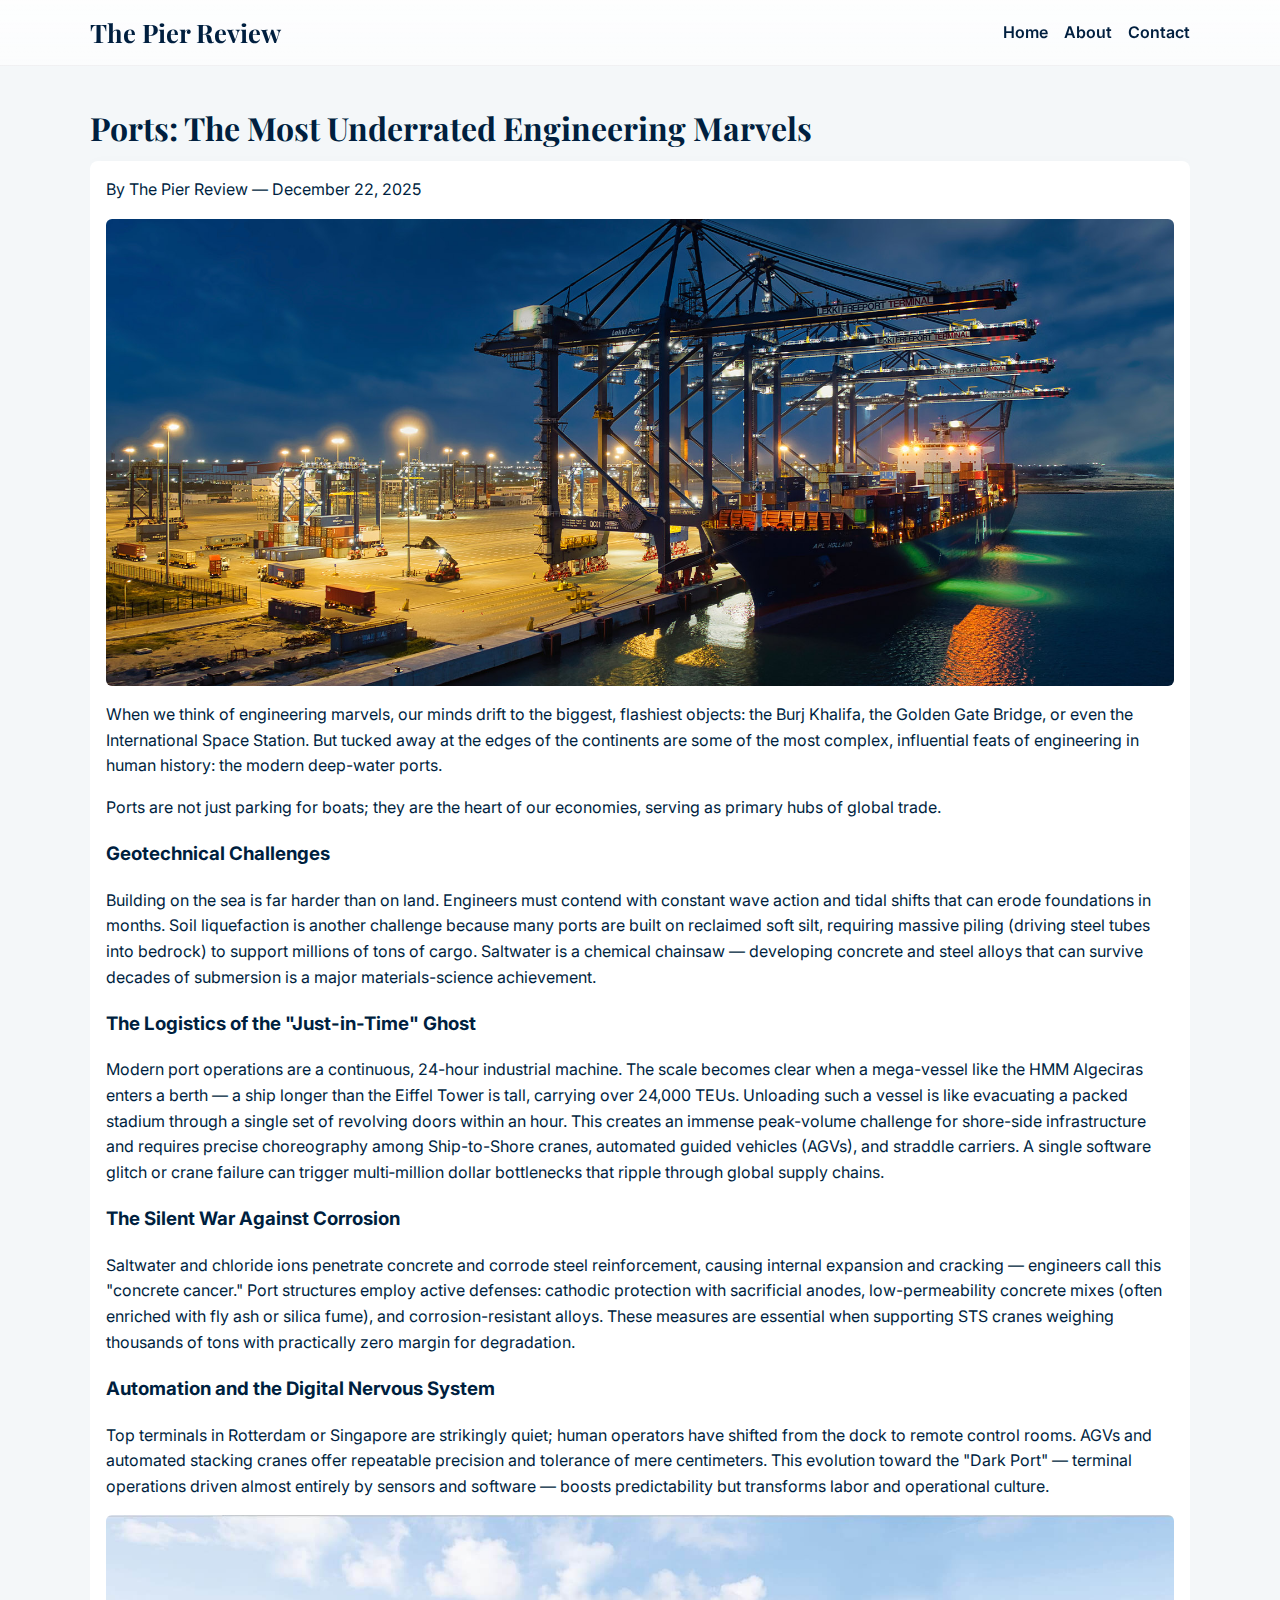
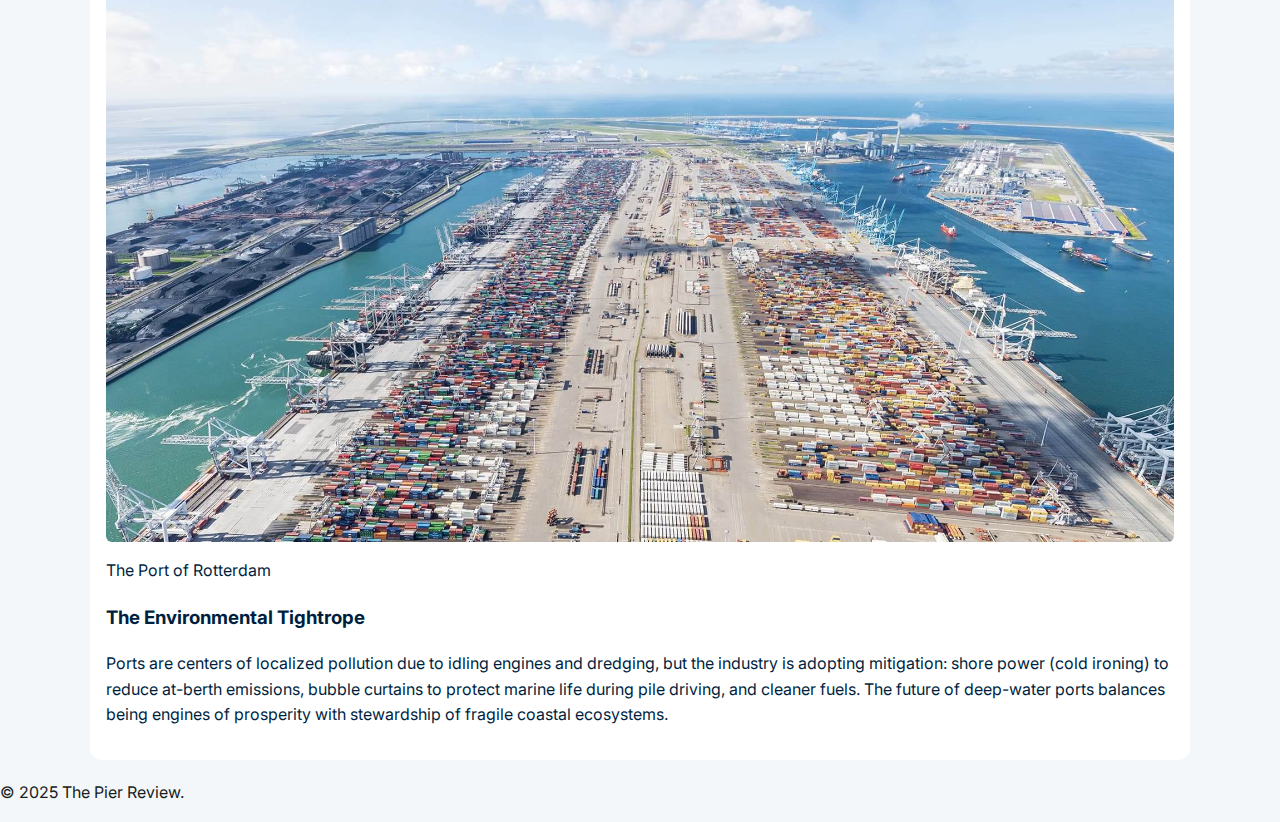
<file: posts/4.html>
<!doctype html>
<html lang="en">
  <head>
    <meta charset="utf-8">
    <meta name="viewport" content="width=device-width,initial-scale=1">
    <title>Ports: The Most Underrated Engineering Marvels — The Pier Review</title>
    <link rel="stylesheet" href="../styles.css">
  </head>
  <body>
    <header>
      <div class="site-wrap">
        <div class="brand">
          <a class="logo" href="../index.html">The Pier Review</a>
          <nav>
            <ul class="nav">
              <li><a href="../index.html">Home</a></li>
              <li><a href="../about.html">About</a></li>
              <li><a href="../contact.html">Contact</a></li>
            </ul>
          </nav>
        </div>
      </div>
    </header>
    <main>
      <section class="hero post-hero">
        <h2 class="post-title">Ports: The Most Underrated Engineering Marvels</h2>
        <article>
          <p class="meta">By The Pier Review — <time datetime="2025-12-22">December 22, 2025</time></p>

          <p>
            <img src="4/port.jpg" alt="Port" class="post-image">
          </p>

          <p>
            When we think of engineering marvels, our minds drift to the biggest, flashiest objects: the Burj Khalifa, the Golden Gate Bridge, or even the International Space Station. But tucked away at the edges of the continents are some of the most complex, influential feats of engineering in human history: the modern deep-water ports.
          </p>

          <p>
            Ports are not just parking for boats; they are the heart of our economies, serving as primary hubs of global trade.
          </p>

          <h3>Geotechnical Challenges</h3>
          <p>
            Building on the sea is far harder than on land. Engineers must contend with constant wave action and tidal shifts that can erode foundations in months. Soil liquefaction is another challenge because many ports are built on reclaimed soft silt, requiring massive piling (driving steel tubes into bedrock) to support millions of tons of cargo. Saltwater is a chemical chainsaw — developing concrete and steel alloys that can survive decades of submersion is a major materials-science achievement.
          </p>

          <h3>The Logistics of the "Just-in-Time" Ghost</h3>
          <p>
            Modern port operations are a continuous, 24-hour industrial machine. The scale becomes clear when a mega-vessel like the HMM Algeciras enters a berth — a ship longer than the Eiffel Tower is tall, carrying over 24,000 TEUs. Unloading such a vessel is like evacuating a packed stadium through a single set of revolving doors within an hour. This creates an immense peak-volume challenge for shore-side infrastructure and requires precise choreography among Ship-to-Shore cranes, automated guided vehicles (AGVs), and straddle carriers. A single software glitch or crane failure can trigger multi‑million dollar bottlenecks that ripple through global supply chains.
          </p>

          <h3>The Silent War Against Corrosion</h3>
          <p>
            Saltwater and chloride ions penetrate concrete and corrode steel reinforcement, causing internal expansion and cracking — engineers call this "concrete cancer." Port structures employ active defenses: cathodic protection with sacrificial anodes, low-permeability concrete mixes (often enriched with fly ash or silica fume), and corrosion-resistant alloys. These measures are essential when supporting STS cranes weighing thousands of tons with practically zero margin for degradation.
          </p>

          <h3>Automation and the Digital Nervous System</h3>
          <p>
            Top terminals in Rotterdam or Singapore are strikingly quiet; human operators have shifted from the dock to remote control rooms. AGVs and automated stacking cranes offer repeatable precision and tolerance of mere centimeters. This evolution toward the "Dark Port" — terminal operations driven almost entirely by sensors and software — boosts predictability but transforms labor and operational culture.
          </p>

          <p>
            <img src="4/port%20of%20rotterdam.jpg" alt="Port of Rotterdam" class="post-image">
          </p>

          <p class="image-caption">The Port of Rotterdam</p>

          <h3>The Environmental Tightrope</h3>
          <p>
            Ports are centers of localized pollution due to idling engines and dredging, but the industry is adopting mitigation: shore power (cold ironing) to reduce at-berth emissions, bubble curtains to protect marine life during pile driving, and cleaner fuels. The future of deep-water ports balances being engines of prosperity with stewardship of fragile coastal ecosystems.
          </p>


        </article>
      </section>
    </main>
    <footer>
      <p>&copy; 2025 The Pier Review.</p>
    </footer>
  </body>
</html>
</file>
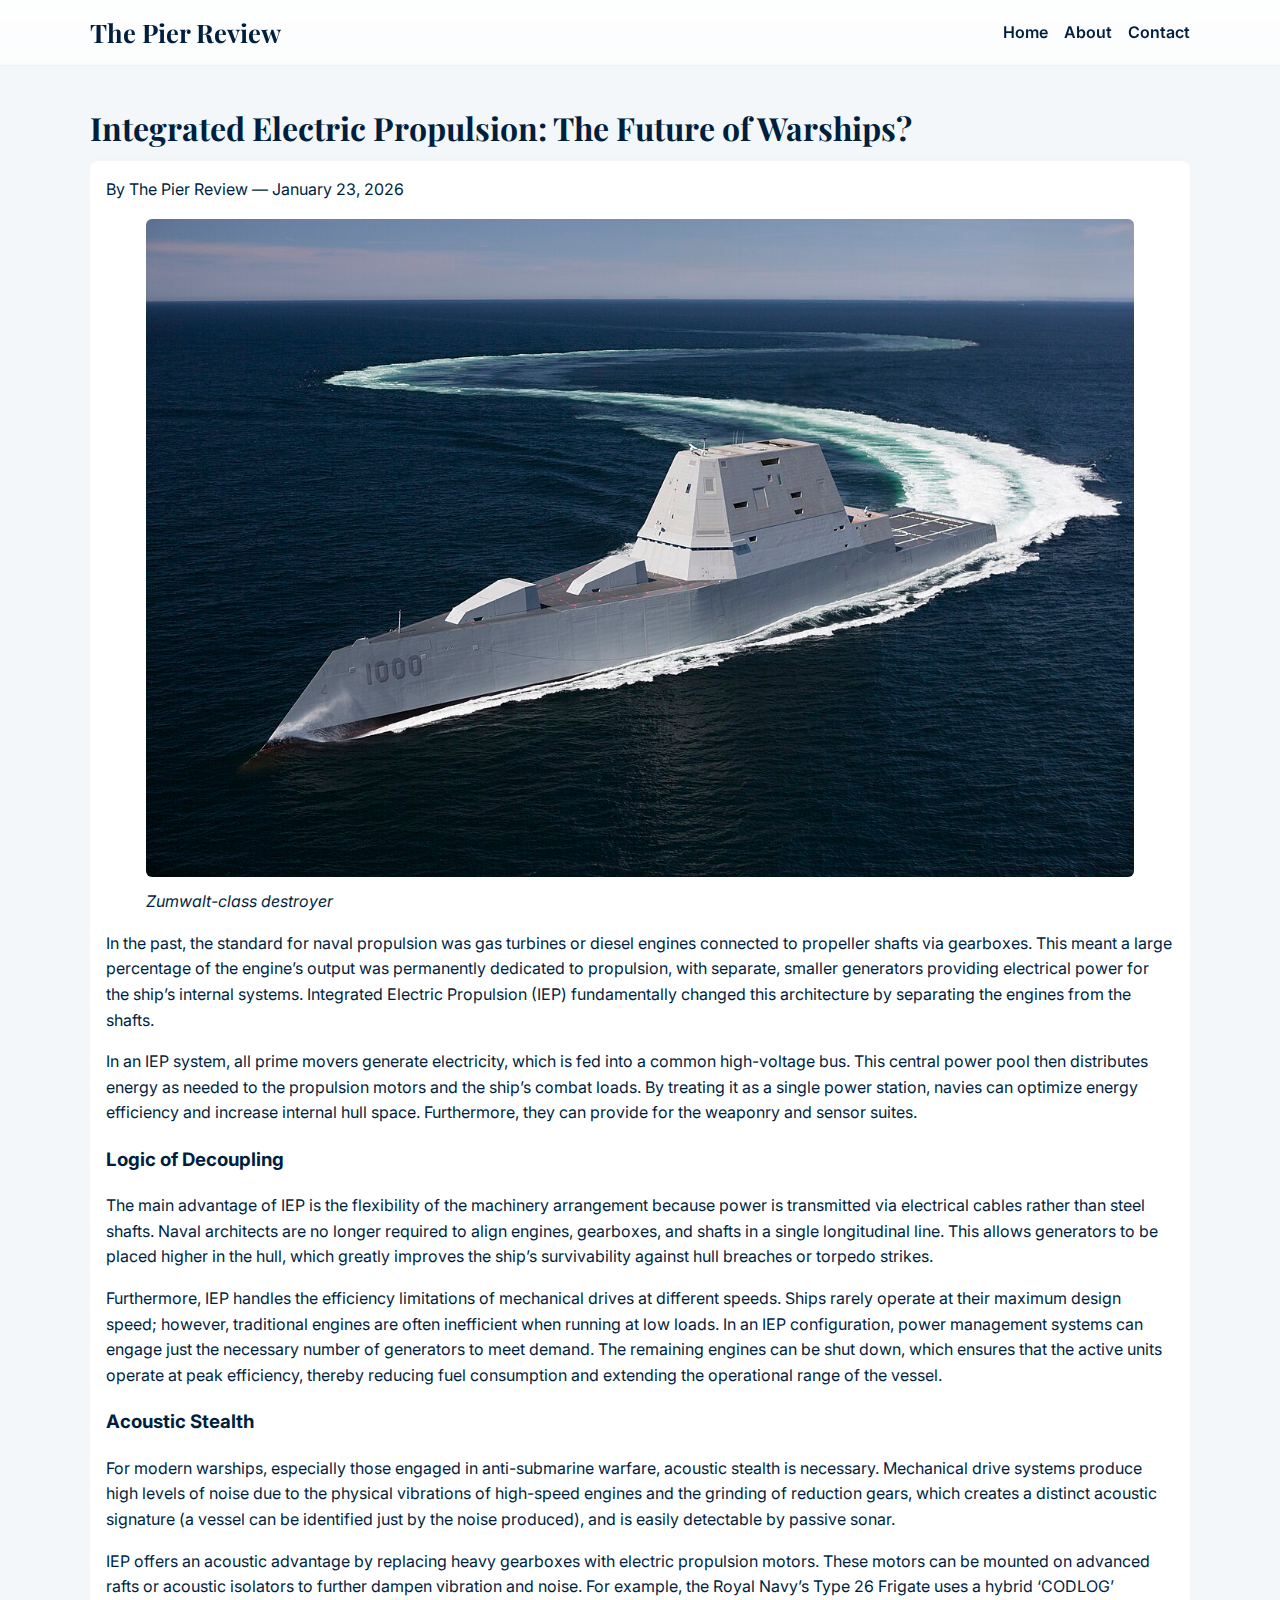
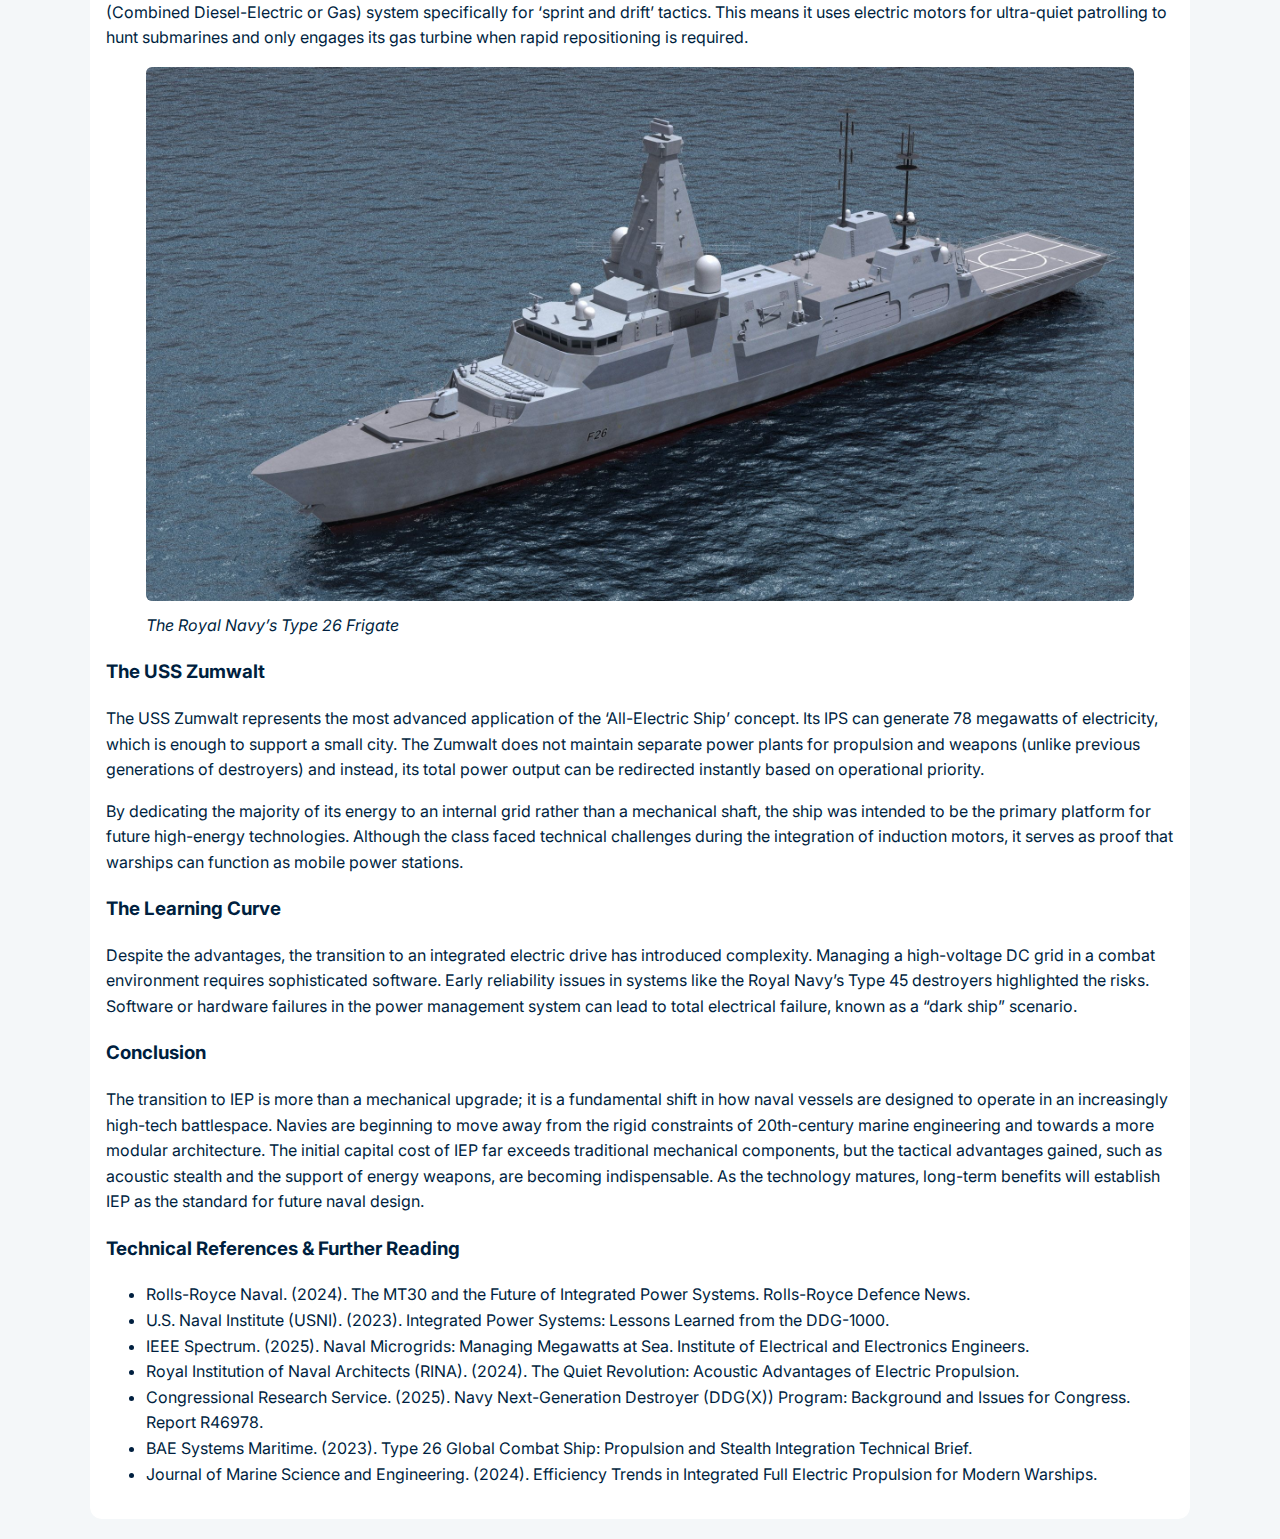
<file: posts/7.html>
<!doctype html>
<html lang="en">
  <head>
    <meta charset="utf-8">
    <meta name="viewport" content="width=device-width,initial-scale=1">
    <title>Integrated Electric Propulsion: The Future of Warships? — The Pier Review</title>
    <link rel="stylesheet" href="../styles.css">
  </head>
  <body>
    <header>
      <div class="site-wrap">
        <div class="brand">
          <a class="logo" href="../index.html">The Pier Review</a>
          <nav>
            <ul class="nav">
              <li><a href="../index.html">Home</a></li>
              <li><a href="../about.html">About</a></li>
              <li><a href="../contact.html">Contact</a></li>
            </ul>
          </nav>
        </div>
      </div>
    </header>
    <main>
      <section class="hero post-hero">
        <h2 class="post-title">Integrated Electric Propulsion: The Future of Warships?</h2>
        <article>
          <p class="meta">By The Pier Review — <time datetime="2026-01-23">January 23, 2026</time></p>

          <figure>
            <img src="7/Zumwalt-class destroyer.jpg" alt="Zumwalt-class destroyer" class="post-image">
            <figcaption><em>Zumwalt-class destroyer</em></figcaption>
          </figure>

          <p>In the past, the standard for naval propulsion was gas turbines or diesel engines connected to propeller shafts via gearboxes. This meant a large percentage of the engine’s output was permanently dedicated to propulsion, with separate, smaller generators providing electrical power for the ship’s internal systems. Integrated Electric Propulsion (IEP) fundamentally changed this architecture by separating the engines from the shafts.</p>

          <p>In an IEP system, all prime movers generate electricity, which is fed into a common high-voltage bus. This central power pool then distributes energy as needed to the propulsion motors and the ship’s combat loads. By treating it as a single power station, navies can optimize energy efficiency and increase internal hull space. Furthermore, they can provide for the weaponry and sensor suites.</p>

          <h3>Logic of Decoupling</h3>
          <p>The main advantage of IEP is the flexibility of the machinery arrangement because power is transmitted via electrical cables rather than steel shafts. Naval architects are no longer required to align engines, gearboxes, and shafts in a single longitudinal line. This allows generators to be placed higher in the hull, which greatly improves the ship’s survivability against hull breaches or torpedo strikes.</p>

          <p>Furthermore, IEP handles the efficiency limitations of mechanical drives at different speeds. Ships rarely operate at their maximum design speed; however, traditional engines are often inefficient when running at low loads. In an IEP configuration, power management systems can engage just the necessary number of generators to meet demand. The remaining engines can be shut down, which ensures that the active units operate at peak efficiency, thereby reducing fuel consumption and extending the operational range of the vessel.</p>

          <h3>Acoustic Stealth</h3>
          <p>For modern warships, especially those engaged in anti-submarine warfare, acoustic stealth is necessary. Mechanical drive systems produce high levels of noise due to the physical vibrations of high-speed engines and the grinding of reduction gears, which creates a distinct acoustic signature (a vessel can be identified just by the noise produced), and is easily detectable by passive sonar.</p>

          <p>IEP offers an acoustic advantage by replacing heavy gearboxes with electric propulsion motors. These motors can be mounted on advanced rafts or acoustic isolators to further dampen vibration and noise. For example, the Royal Navy’s Type 26 Frigate uses a hybrid ‘CODLOG’ (Combined Diesel-Electric or Gas) system specifically for ‘sprint and drift’ tactics. This means it uses electric motors for ultra-quiet patrolling to hunt submarines and only engages its gas turbine when rapid repositioning is required.</p>

          <figure>
            <img src="7/The Royal Navy’s Type 26 Frigate.jpg" alt="The Royal Navy’s Type 26 Frigate" class="post-image">
            <figcaption><em>The Royal Navy’s Type 26 Frigate</em></figcaption>
          </figure>

          <h3>The USS Zumwalt</h3>
          <p>The USS Zumwalt represents the most advanced application of the ‘All-Electric Ship’ concept. Its IPS can generate 78 megawatts of electricity, which is enough to support a small city. The Zumwalt does not maintain separate power plants for propulsion and weapons (unlike previous generations of destroyers) and instead, its total power output can be redirected instantly based on operational priority.</p>

          <p>By dedicating the majority of its energy to an internal grid rather than a mechanical shaft, the ship was intended to be the primary platform for future high-energy technologies. Although the class faced technical challenges during the integration of induction motors, it serves as proof that warships can function as mobile power stations.</p>

          <h3>The Learning Curve</h3>
          <p>Despite the advantages, the transition to an integrated electric drive has introduced complexity. Managing a high-voltage DC grid in a combat environment requires sophisticated software. Early reliability issues in systems like the Royal Navy’s Type 45 destroyers highlighted the risks. Software or hardware failures in the power management system can lead to total electrical failure, known as a “dark ship” scenario.</p>

          <h3>Conclusion</h3>
          <p>The transition to IEP is more than a mechanical upgrade; it is a fundamental shift in how naval vessels are designed to operate in an increasingly high-tech battlespace. Navies are beginning to move away from the rigid constraints of 20th-century marine engineering and towards a more modular architecture. The initial capital cost of IEP far exceeds traditional mechanical components, but the tactical advantages gained, such as acoustic stealth and the support of energy weapons, are becoming indispensable. As the technology matures, long-term benefits will establish IEP as the standard for future naval design.</p>

          <h3>Technical References & Further Reading</h3>
          <ul>
            <li>Rolls-Royce Naval. (2024). The MT30 and the Future of Integrated Power Systems. Rolls-Royce Defence News.</li>
            <li>U.S. Naval Institute (USNI). (2023). Integrated Power Systems: Lessons Learned from the DDG-1000.</li>
            <li>IEEE Spectrum. (2025). Naval Microgrids: Managing Megawatts at Sea. Institute of Electrical and Electronics Engineers.</li>
            <li>Royal Institution of Naval Architects (RINA). (2024). The Quiet Revolution: Acoustic Advantages of Electric Propulsion.</li>
            <li>Congressional Research Service. (2025). Navy Next-Generation Destroyer (DDG(X)) Program: Background and Issues for Congress. Report R46978.</li>
            <li>BAE Systems Maritime. (2023). Type 26 Global Combat Ship: Propulsion and Stealth Integration Technical Brief.</li>
            <li>Journal of Marine Science and Engineering. (2024). Efficiency Trends in Integrated Full Electric Propulsion for Modern Warships.</li>
          </ul>
        </article>
      </section>
    </main>
  </body>
</html>
</file>
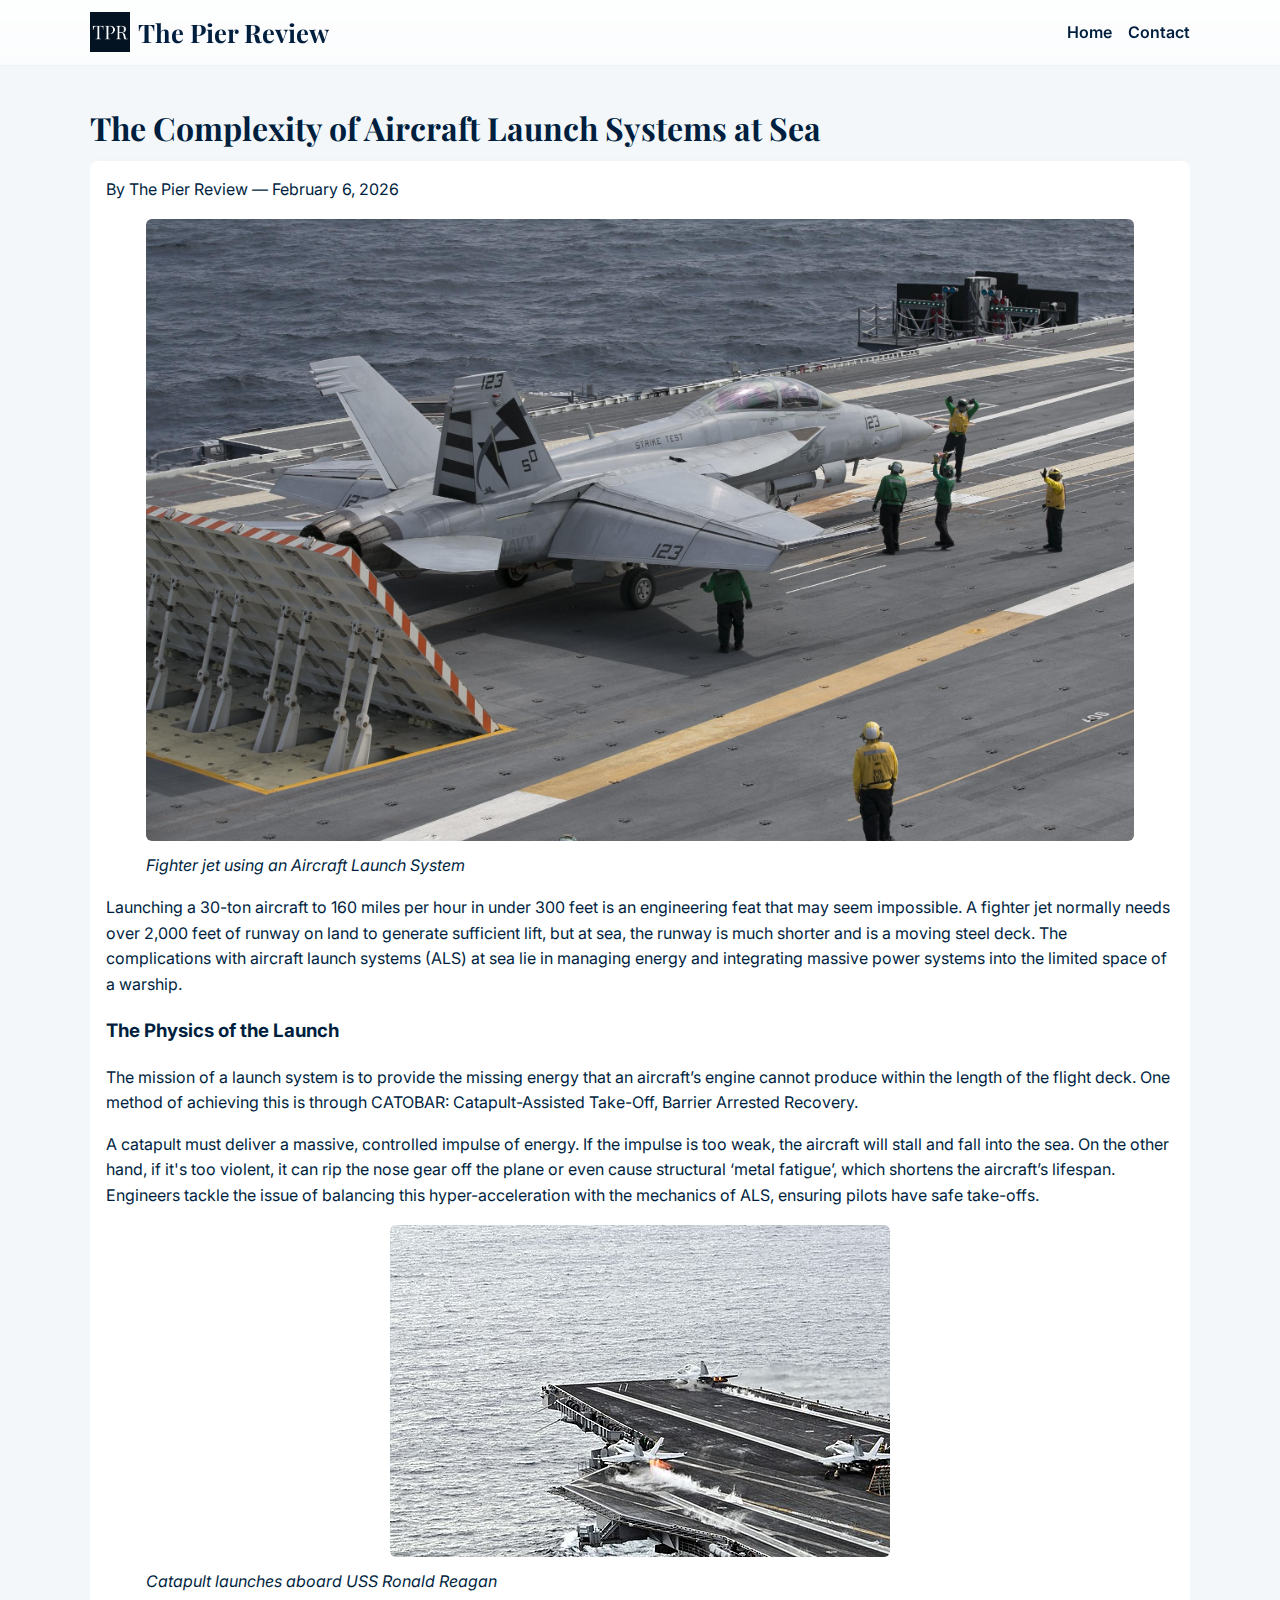
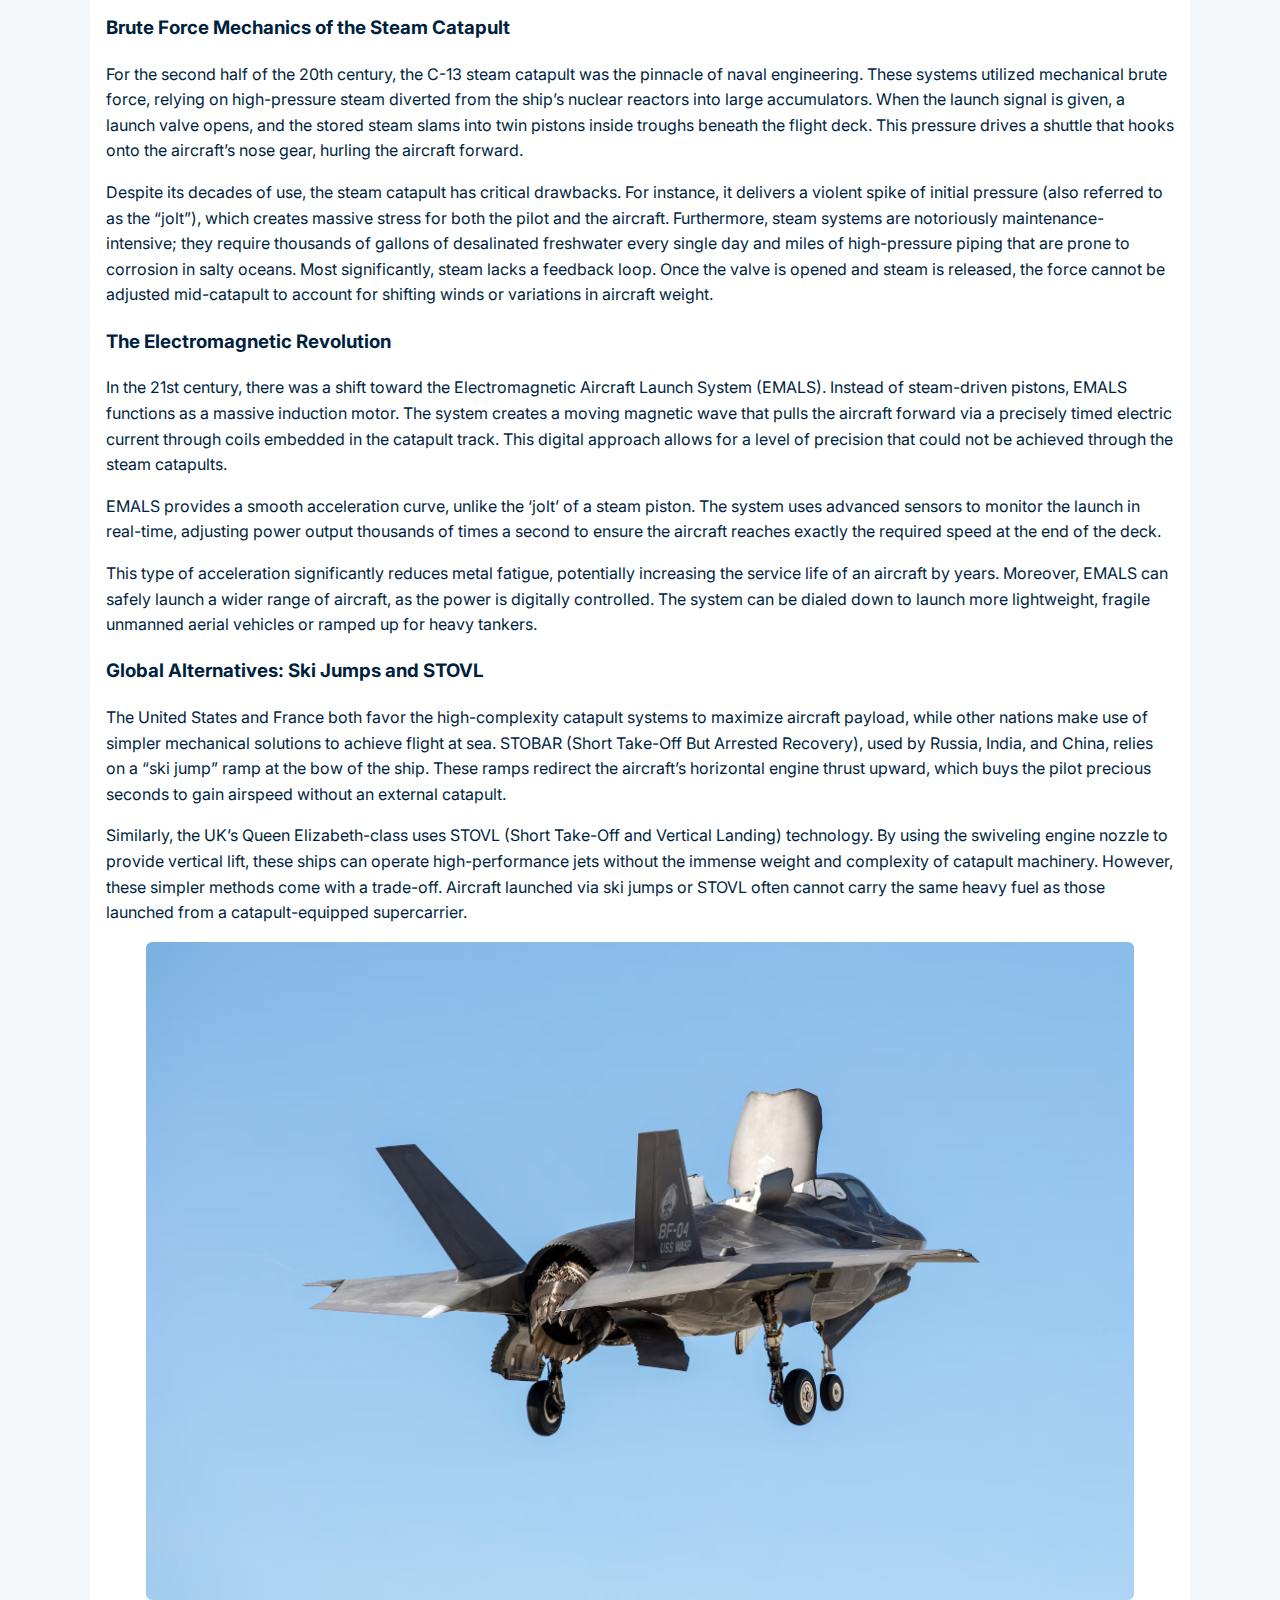
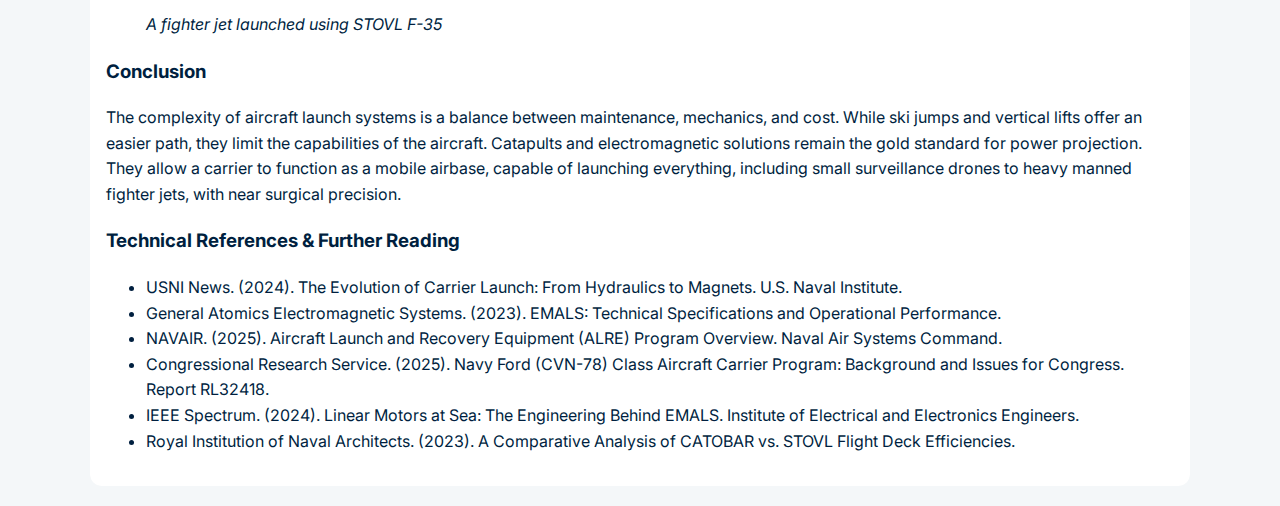
<file: posts/8.html>
<!doctype html>
<html lang="en">
  <head>
    <meta charset="utf-8">
    <meta name="viewport" content="width=device-width,initial-scale=1">
    <title>The Complexity of Aircraft Launch Systems at Sea — The Pier Review</title>
    <link rel="stylesheet" href="../styles.css">
  </head>
  <body>
    <header>
      <div class="site-wrap">
        <div class="brand">
          <a class="logo" href="../index.html"><img src="../TPR.png" alt="The Pier Review" class="logo-icon"> The Pier Review</a>
          <nav>
            <ul class="nav">
              <li><a href="../index.html">Home</a></li>
              <li><a href="../contact.html">Contact</a></li>
            </ul>
          </nav>
        </div>
      </div>
    </header>
    <main>
      <section class="hero post-hero">
        <h2 class="post-title">The Complexity of Aircraft Launch Systems at Sea</h2>
        <article>
          <p class="meta">By The Pier Review — <time datetime="2026-02-06">February 6, 2026</time></p>

          <figure>
            <img src="8/Fighter jet using an ALS.jpg" alt="Fighter jet using an Aircraft Launch System" class="post-image">
            <figcaption><em>Fighter jet using an Aircraft Launch System</em></figcaption>
          </figure>

          <p>Launching a 30-ton aircraft to 160 miles per hour in under 300 feet is an engineering feat that may seem impossible. A fighter jet normally needs over 2,000 feet of runway on land to generate sufficient lift, but at sea, the runway is much shorter and is a moving steel deck. The complications with aircraft launch systems (ALS) at sea lie in managing energy and integrating massive power systems into the limited space of a warship.</p>

          <h3>The Physics of the Launch</h3>
          <p>The mission of a launch system is to provide the missing energy that an aircraft’s engine cannot produce within the length of the flight deck. One method of achieving this is through CATOBAR: Catapult-Assisted Take-Off, Barrier Arrested Recovery.</p>

          <p>A catapult must deliver a massive, controlled impulse of energy. If the impulse is too weak, the aircraft will stall and fall into the sea. On the other hand, if it's too violent, it can rip the nose gear off the plane or even cause structural ‘metal fatigue’, which shortens the aircraft’s lifespan. Engineers tackle the issue of balancing this hyper-acceleration with the mechanics of ALS, ensuring pilots have safe take-offs.</p>

          <figure>
            <img src="8/Catapult launches aboard USS Ronald Reagan.jpg" alt="Catapult launches aboard USS Ronald Reagan" class="post-image">
            <figcaption><em>Catapult launches aboard USS Ronald Reagan</em></figcaption>
          </figure>

          <h3>Brute Force Mechanics of the Steam Catapult</h3>
          <p>For the second half of the 20th century, the C-13 steam catapult was the pinnacle of naval engineering. These systems utilized mechanical brute force, relying on high-pressure steam diverted from the ship’s nuclear reactors into large accumulators. When the launch signal is given, a launch valve opens, and the stored steam slams into twin pistons inside troughs beneath the flight deck. This pressure drives a shuttle that hooks onto the aircraft’s nose gear, hurling the aircraft forward.</p>

          <p>Despite its decades of use, the steam catapult has critical drawbacks. For instance, it delivers a violent spike of initial pressure (also referred to as the “jolt”), which creates massive stress for both the pilot and the aircraft. Furthermore, steam systems are notoriously maintenance-intensive; they require thousands of gallons of desalinated freshwater every single day and miles of high-pressure piping that are prone to corrosion in salty oceans. Most significantly, steam lacks a feedback loop. Once the valve is opened and steam is released, the force cannot be adjusted mid-catapult to account for shifting winds or variations in aircraft weight.</p>

          <h3>The Electromagnetic Revolution</h3>
          <p>In the 21st century, there was a shift toward the Electromagnetic Aircraft Launch System (EMALS). Instead of steam-driven pistons, EMALS functions as a massive induction motor. The system creates a moving magnetic wave that pulls the aircraft forward via a precisely timed electric current through coils embedded in the catapult track. This digital approach allows for a level of precision that could not be achieved through the steam catapults.</p>

          <p>EMALS provides a smooth acceleration curve, unlike the ‘jolt’ of a steam piston. The system uses advanced sensors to monitor the launch in real-time, adjusting power output thousands of times a second to ensure the aircraft reaches exactly the required speed at the end of the deck.</p>

          <p>This type of acceleration significantly reduces metal fatigue, potentially increasing the service life of an aircraft by years. Moreover, EMALS can safely launch a wider range of aircraft, as the power is digitally controlled. The system can be dialed down to launch more lightweight, fragile unmanned aerial vehicles or ramped up for heavy tankers.</p>

          <h3>Global Alternatives: Ski Jumps and STOVL</h3>
          <p>The United States and France both favor the high-complexity catapult systems to maximize aircraft payload, while other nations make use of simpler mechanical solutions to achieve flight at sea. STOBAR (Short Take-Off But Arrested Recovery), used by Russia, India, and China, relies on a “ski jump” ramp at the bow of the ship. These ramps redirect the aircraft’s horizontal engine thrust upward, which buys the pilot precious seconds to gain airspeed without an external catapult.</p>

          <p>Similarly, the UK’s Queen Elizabeth-class uses STOVL (Short Take-Off and Vertical Landing) technology. By using the swiveling engine nozzle to provide vertical lift, these ships can operate high-performance jets without the immense weight and complexity of catapult machinery. However, these simpler methods come with a trade-off. Aircraft launched via ski jumps or STOVL often cannot carry the same heavy fuel as those launched from a catapult-equipped supercarrier.</p>

          <figure>
            <img src="8/A fighter jet launched using STOVL F-35 f.avif" alt="A fighter jet launched using STOVL F-35" class="post-image">
            <figcaption><em>A fighter jet launched using STOVL F-35</em></figcaption>
          </figure>

          <h3>Conclusion</h3>
          <p>The complexity of aircraft launch systems is a balance between maintenance, mechanics, and cost. While ski jumps and vertical lifts offer an easier path, they limit the capabilities of the aircraft. Catapults and electromagnetic solutions remain the gold standard for power projection. They allow a carrier to function as a mobile airbase, capable of launching everything, including small surveillance drones to heavy manned fighter jets, with near surgical precision.</p>

          <h3>Technical References & Further Reading</h3>
          <ul>
            <li>USNI News. (2024). The Evolution of Carrier Launch: From Hydraulics to Magnets. U.S. Naval Institute.</li>
            <li>General Atomics Electromagnetic Systems. (2023). EMALS: Technical Specifications and Operational Performance.</li>
            <li>NAVAIR. (2025). Aircraft Launch and Recovery Equipment (ALRE) Program Overview. Naval Air Systems Command.</li>
            <li>Congressional Research Service. (2025). Navy Ford (CVN-78) Class Aircraft Carrier Program: Background and Issues for Congress. Report RL32418.</li>
            <li>IEEE Spectrum. (2024). Linear Motors at Sea: The Engineering Behind EMALS. Institute of Electrical and Electronics Engineers.</li>
            <li>Royal Institution of Naval Architects. (2023). A Comparative Analysis of CATOBAR vs. STOVL Flight Deck Efficiencies.</li>
          </ul>
        </article>
      </section>
    </main>
  </body>
</html>
</file>
<file: styles.css>
/* Typography and palette */
@import url('https://fonts.googleapis.com/css2?family=Inter:wght@300;400;600&family=Playfair+Display:wght@400;600&display=swap');

:root{
  --navy: #001f3f;
  --slate: #2f4f4f;
  --accent: #d9822b; /* brass/gold-ish */
  --muted: #8a97a3;
  --bg: #f4f7f9;
}

/* Global */
body {
  font-family: 'Inter', system-ui, -apple-system, 'Segoe UI', Roboto, 'Helvetica Neue', Arial;
  margin: 0;
  line-height: 1.6;
  color: #172121;
  background-color: var(--bg);
  -webkit-font-smoothing:antialiased;
}

/* Header / Navigation */
header{
  position: sticky;
  top: 0;
  z-index: 40;
  background: linear-gradient(rgba(255,255,255,0.85), rgba(255,255,255,0.65));
  backdrop-filter: blur(4px);
  border-bottom: 1px solid rgba(30,40,60,0.06);
  max-height: 80px;
}
.site-wrap{ max-width: 1100px; margin: 0 auto; padding: 0 1rem; }
.brand{ display:flex; align-items:center; gap:0.75rem; padding:0.75rem 0; justify-content:space-between; }
.logo{ font-family: 'Playfair Display', serif; font-weight:700; color:var(--navy); font-size:1.6rem; text-decoration:none; display:flex; align-items:center; gap:0.5rem; }
.logo-icon{ height:40px; width:auto; max-width:100px; object-fit:contain; display:block; }
.logo .mark{ display:block; width:34px; height:34px; background:var(--navy); color:white; border-radius:6px; font-size:0.95rem; display:flex; align-items:center; justify-content:center; }
.nav{ list-style:none; display:flex; gap:1rem; margin:0; padding:0; align-items:center; }
.nav a{ color:var(--navy); text-decoration:none; font-weight:600; }

main{ max-width:1100px; margin:1.25rem auto; padding:0 1rem; }

/* Smooth scroll for in-page anchors */
html{ scroll-behavior:smooth; }

/* Hero */
.hero{ position:relative; border-radius:12px; color: var(--navy); overflow:hidden; min-height:340px; display:flex; align-items:center; }
.hero::before{ content:''; position:absolute; inset:0; }
.hero.hero-with-bg::before{ background-image: linear-gradient(rgba(3,19,34,0.55), rgba(3,19,34,0.55)); }
.hero-bg{ position:absolute; inset:0; background-image: url('posts/3/cross%20section%20of%20K-64%20Delta-IV%20class%20SSBN.jpg'); background-size:cover; background-position:center; filter:grayscale(40%) contrast(85%) brightness(65%); }
.hero.hero-with-bg{ color: white; }
.hero-inner{ position:relative; z-index:2; padding:2.25rem; display:flex; gap:2rem; align-items:center; }
.hero-content{ max-width:680px; }
.hero h1{ font-family:'Playfair Display', serif; font-size:3rem; margin:0 0 .5rem 0; letter-spacing:-0.5px; }
.hero p{ margin:0 0 1rem 0; }
.hero.hero-with-bg p{ color:rgba(255,255,255,0.92); }
.hero.hero-with-bg h1{ color: #ffffff; }
.cta-button{ display:inline-block; background:var(--accent); color:white; padding:0.6rem 1rem; border-radius:8px; text-decoration:none; font-weight:700; box-shadow:0 6px 18px rgba(217,130,43,0.16); font-family: 'Inter', system-ui, -apple-system, 'Segoe UI', Roboto, 'Helvetica Neue', Arial; }

/* Posts Grid */
.posts-section{ margin-top:1.25rem; }
.posts-grid{ display:grid; grid-template-columns: repeat(auto-fit, minmax(260px, 1fr)); gap:1rem; }
.post-card{ background:white; border-radius:10px; overflow:hidden; box-shadow:0 6px 20px rgba(15,23,42,0.06); transition:transform .22s ease, box-shadow .22s ease; display:flex; flex-direction:column; }
.post-card:hover{ transform:translateY(-6px); box-shadow:0 18px 40px rgba(15,23,42,0.12); }
.post-thumb{ width:100%; height:160px; object-fit:cover; display:block; }
.post-card .card-body{ padding:0.9rem 1rem 1.25rem 1rem; flex:1; }
.post-card h3{ margin:0 0 0.5rem 0; font-family:'Playfair Display', serif; font-size:1.05rem; }
.post-card p.excerpt{ color:var(--muted); font-size:0.95rem; margin:0 0 0.75rem 0; }
.post-card .date{ color:var(--muted); font-size:0.85rem; }

/* Utility sections */
.featured, .bio, .newsletter{ background:white; border-radius:10px; padding:1rem; margin-top:1rem; box-shadow:0 6px 16px rgba(12,20,30,0.04); }
.author{ display:flex; gap:1rem; align-items:flex-start; }
.author img{ width:200px; max-width:40%; height:auto; border-radius:8px; object-fit:cover; }
.author > div{ flex:1; }
.newsletter form{ display:flex; gap:0.5rem; margin-top:0.5rem; }
.newsletter input[type=email]{ flex:1; padding:0.6rem; border-radius:8px; border:1px solid #e4e7ea; }
.newsletter button{ background:var(--navy); color:white; padding:0.6rem 0.9rem; border-radius:8px; border:none; }

#question-box{
  width:100%;
  resize:vertical;
  padding:0.8rem;
  border-radius:8px;
  border:2px solid var(--navy);
  font-family:'Inter', system-ui, -apple-system, 'Segoe UI', Roboto, 'Helvetica Neue', Arial;
  font-size:1rem;
  box-sizing:border-box;
}

#question-box:focus{
  outline:none;
  border-color:var(--accent);
}

/* Post content images (inside articles) */
.post-image { max-width: 100%; height: auto; display: block; margin: 0.75rem auto; border-radius: 6px; }

/* Hidden posts */
.post-card.hidden { display: none; }

/* Read More button */
.read-more-btn { 
	display: block; 
	margin: 1rem auto 0; 
	padding: 0.8rem 1.5rem; 
  background: var(--accent);
	color: white;
	border: none;
	border-radius: 8px;
	font-weight: 600;
	cursor: pointer;
	font-size: 1rem;
	transition: background 0.2s ease, transform 0.2s ease;
	font-family: 'Inter', system-ui, -apple-system, 'Segoe UI', Roboto, 'Helvetica Neue', Arial;
}

.read-more-btn:hover { 
  background: var(--accent);
	transform: translateY(-2px);
}

/* Post pages: ensure readable title and content */
.post-hero{ background:transparent; color:var(--navy); }
.post-hero .post-title{ font-family:'Playfair Display', serif; font-size:2rem; color:var(--navy); margin:0 0 0.5rem 0; }
.post-hero article{ background:white; padding:1rem; border-radius:8px; box-shadow:0 6px 18px rgba(12,20,30,0.04); }
/* Ensure article title sits at top and doesn't float */
.post-hero{ display:block; padding-top:1rem; }
.post-hero .post-title{ display:block; width:100%; }
.site-title{ display:none; }

/* Headings */
h1,h2,h3{ color:var(--navy); }

@media (max-width:700px){ .hero{ min-height:260px } .hero h1{ font-size:1.6rem } .brand{ padding:0.5rem 0 } .logo{ font-size:1.25rem } .author img{ width:120px; max-width:45%; } }

@media only screen and (max-width:430px){
  .site-wrap{ padding:0 0.85rem; }
  .posts-grid{ grid-template-columns:minmax(0, 1fr); }

  .author{
    display:grid;
    grid-template-columns:1fr;
    gap:0.75rem;
  }

  .author img{
    width:100%;
    max-width:320px;
    height:auto;
    object-fit:contain;
    margin:0 auto;
  }

  .author > div{
    width:100%;
    max-width:none;
  }

  .newsletter form{
    flex-direction:column;
  }

  .newsletter button{
    width:100%;
  }
}
</file>
